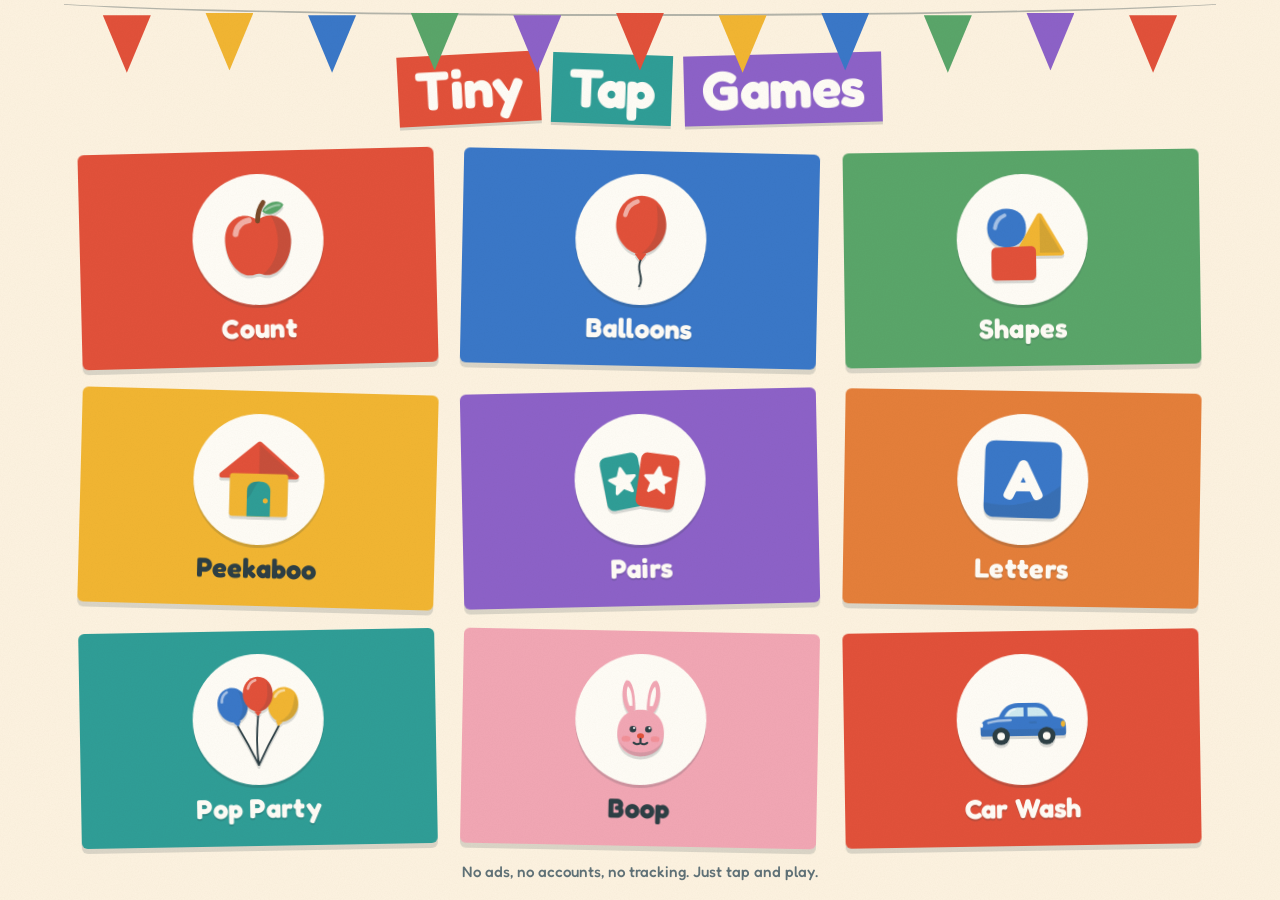
<file: index.html>
<!DOCTYPE html>
<html lang="en">
  <head>
    <meta charset="utf-8" />
    <meta
      name="viewport"
      content="width=device-width, initial-scale=1, viewport-fit=cover"
    />
    <meta name="theme-color" content="#fdf3e1" />
    <meta name="apple-mobile-web-app-capable" content="yes" />
    <meta name="mobile-web-app-capable" content="yes" />
    <meta name="apple-mobile-web-app-title" content="Tiny Tap" />
    <meta
      name="description"
      content="Tiny Tap Games: simple educational tap games for little hands."
    />
    <title>Tiny Tap Games</title>
    <link rel="icon" href="assets/favicon.svg" type="image/svg+xml" />
    <link rel="manifest" href="manifest.json" />
    <link rel="apple-touch-icon" href="assets/icons/icon-180.png" />
    <link rel="preload" href="assets/fonts/fredoka-latin.woff2" as="font" type="font/woff2" crossorigin />
    <link rel="stylesheet" href="css/app.css" />
  </head>
  <body class="home">
    <main class="home-page">
      <div class="bunting" aria-hidden="true"><i></i><i></i><i></i><i></i><i></i><i></i><i></i><i></i><i></i><i></i><i></i></div>

      <h1 class="site-title"><span>Tiny</span> <span>Tap</span> <span>Games</span></h1>

      <nav class="game-grid" aria-label="Games">
        <a class="game-card" href="games/count/" aria-label="Count the Things">
          <span class="card-art" data-art="apple"></span>
          <span class="card-name">Count</span>
        </a>
        <a class="game-card" href="games/balloon/" aria-label="Balloon Pop">
          <span class="card-art" data-art="balloon" data-color="red"></span>
          <span class="card-name">Balloons</span>
        </a>
        <a class="game-card" href="games/shapes/" aria-label="Shape Hunt">
          <span class="card-art" data-art="shapesTrio"></span>
          <span class="card-name">Shapes</span>
        </a>
        <a class="game-card" href="games/peekaboo/" aria-label="Peekaboo Doors">
          <span class="card-art" data-art="house"></span>
          <span class="card-name">Peekaboo</span>
        </a>
        <a class="game-card" href="games/match/" aria-label="Match the Pairs">
          <span class="card-art" data-art="pairs"></span>
          <span class="card-name">Pairs</span>
        </a>
        <a class="game-card" href="games/letters/" aria-label="Letter Hunt">
          <span class="card-art" data-art="letter" data-glyph="A" data-color="blue"></span>
          <span class="card-name">Letters</span>
        </a>
        <a class="game-card" href="games/party/" aria-label="Pop Party">
          <span class="card-art" data-art="balloonBunch"></span>
          <span class="card-name">Pop Party</span>
        </a>
        <a class="game-card" href="games/boop/" aria-label="Boop">
          <span class="card-art" data-art="rabbit"></span>
          <span class="card-name">Boop</span>
        </a>
        <a class="game-card" href="games/wash/" aria-label="Car Wash">
          <span class="card-art" data-art="car" data-color="blue"></span>
          <span class="card-name">Car Wash</span>
        </a>
      </nav>

      <p class="home-note">No ads, no accounts, no tracking. Just tap and play.</p>
    </main>
    <script src="js/tablet.js"></script>
    <script src="js/art.js"></script>
    <script src="js/home.js"></script>
  </body>
</html>
</file>
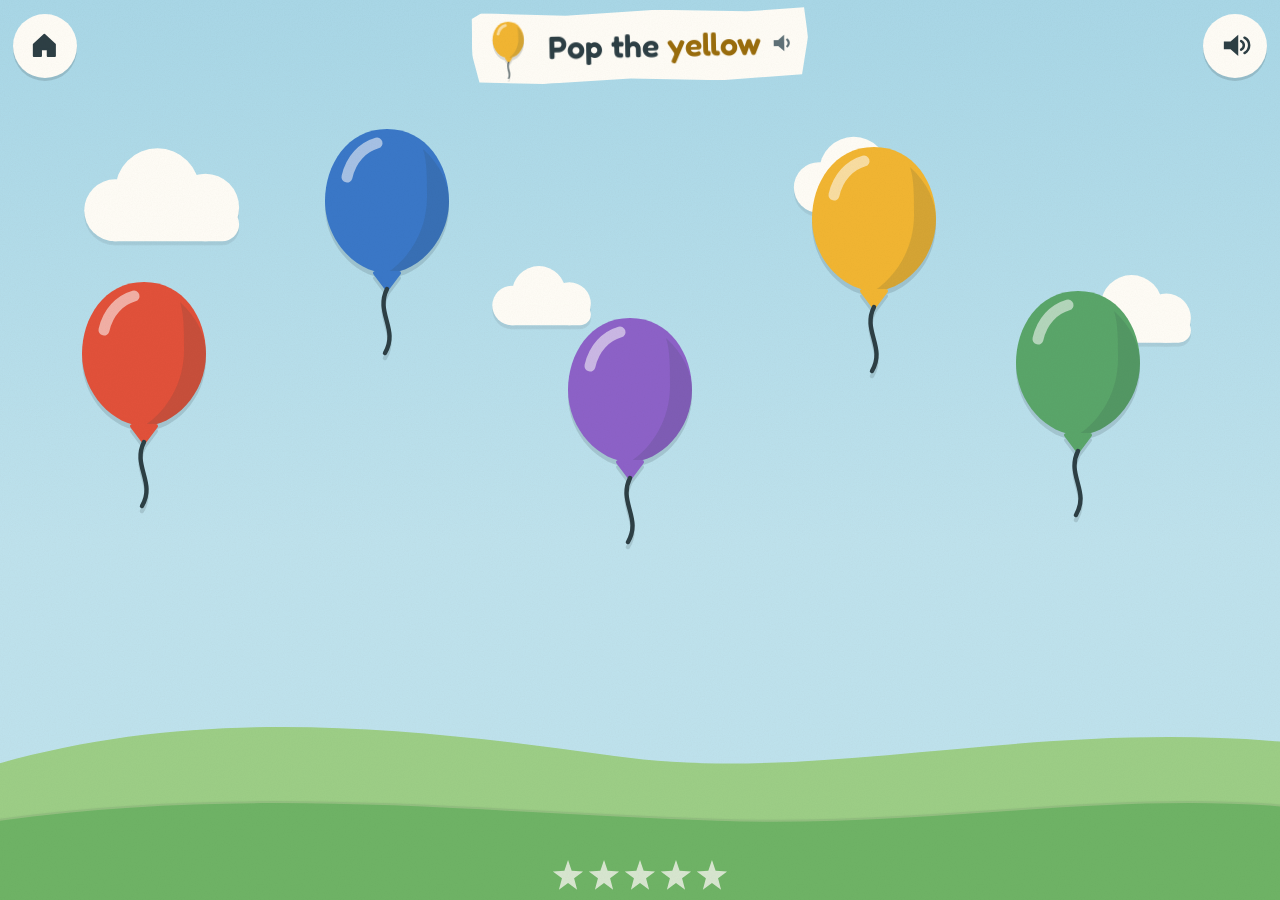
<file: games/balloon/index.html>
<!DOCTYPE html>
<html lang="en">
  <head>
    <meta charset="utf-8" />
    <meta
      name="viewport"
      content="width=device-width, initial-scale=1, viewport-fit=cover"
    />
    <meta name="theme-color" content="#fdf3e1" />
    <meta name="apple-mobile-web-app-capable" content="yes" />
    <meta name="mobile-web-app-capable" content="yes" />
    <meta name="apple-mobile-web-app-title" content="Tiny Tap" />
    <meta name="description" content="Balloon Pop: pop the balloons of one colour." />
    <title>Balloon Pop · Tiny Tap Games</title>
    <link rel="icon" href="../../assets/favicon.svg" type="image/svg+xml" />
    <link rel="manifest" href="../../manifest.json" />
    <link rel="apple-touch-icon" href="../../assets/icons/icon-180.png" />
    <link rel="preload" href="../../assets/fonts/fredoka-latin.woff2" as="font" type="font/woff2" crossorigin />
    <link rel="stylesheet" href="../../css/app.css" />
  </head>
  <body>
    <div class="game-shell">
      <header class="topbar">
        <a class="paper-btn" href="../../" aria-label="Back to games">
          <svg viewBox="0 0 32 32" aria-hidden="true"><path d="M5 15 L16 5 L27 15 V27 H19.5 V20 H12.5 V27 H5Z" fill="currentColor" stroke="currentColor" stroke-width="2" stroke-linejoin="round"/></svg>
        </a>
        <div class="prompt" role="button" tabindex="0" aria-label="Hear it again">
          <span class="chip" id="sample" aria-hidden="true"></span>
          <h1 id="prompt">Pop the <span class="color-word" id="prompt-color">red</span></h1>
          <span class="replay" aria-hidden="true"><svg viewBox="0 0 32 32"><path d="M5 12h6l8-7v22l-8-7H5z" fill="currentColor"/><path d="M23 11.5a6 6 0 0 1 0 9" fill="none" stroke="currentColor" stroke-width="3" stroke-linecap="round"/></svg></span>
        </div>
        <button class="paper-btn sound-btn" type="button" data-sound-toggle aria-pressed="false" aria-label="Turn sound off">
          <svg viewBox="0 0 32 32" aria-hidden="true">
            <path d="M4 12h7l8-7v22l-8-7H4z" fill="currentColor" />
            <path class="sound-waves" d="M22 11.5a5 5 0 0 1 0 9M25.5 8a9 9 0 0 1 0 16" fill="none" stroke="currentColor" stroke-width="2.6" stroke-linecap="round" />
            <path class="sound-slash" d="M8 7.5l16 17" fill="none" stroke="currentColor" stroke-width="3" stroke-linecap="round" />
          </svg>
        </button>
      </header>

      <section class="playfield" id="playfield" aria-label="Balloons">
        <div class="scene scene-sky"><svg class="clouds" viewBox="0 0 1000 300" preserveAspectRatio="xMidYMid slice" aria-hidden="true"><g class="cloud-shadow"><g fill="#fffdf7"><circle cx="90" cy="110.4" r="24.2"/><circle cx="123" cy="95" r="33"/><circle cx="160.4" cy="108.2" r="26.4"/><rect x="76.8" y="108.2" width="110" height="26.4" rx="13.2"/></g><g fill="#fffdf7"><circle cx="640" cy="92.6" r="19.8"/><circle cx="667" cy="80" r="27"/><circle cx="697.6" cy="90.8" r="21.6"/><rect x="629.2" y="90.8" width="90" height="21.6" rx="10.8"/></g><g fill="#fffdf7"><circle cx="400" cy="184.8" r="15.4"/><circle cx="421" cy="175" r="21"/><circle cx="444.8" cy="183.4" r="16.8"/><rect x="391.6" y="183.4" width="70" height="16.8" rx="8.4"/></g><g fill="#fffdf7"><circle cx="860" cy="196.2" r="17.6"/><circle cx="884" cy="185" r="24"/><circle cx="911.2" cy="194.6" r="19.2"/><rect x="850.4" y="194.6" width="80" height="19.2" rx="9.6"/></g></g></svg><svg class="ground" viewBox="0 0 1000 300" preserveAspectRatio="none" aria-hidden="true"><path d="M0 110 C160 30 320 60 480 100 C640 140 800 50 1000 80 V300 H0Z" fill="#9dcf87"/><path d="M0 190 C200 140 380 180 560 190 C720 200 860 150 1000 170 V300 H0Z" fill="#6fb466" class="hill-shadow"/></svg></div>
        <div class="celebrate" id="celebrate">
          <div class="celebrate-card">
            <div class="done-art balloon-art" id="done-art"></div>
            <div class="word" id="done-word">red</div>
            <p class="caption" id="done-caption">You popped the red balloons</p>
            <button class="next-btn" id="next" type="button" aria-label="Next"><svg viewBox="0 0 24 24" aria-hidden="true"><path d="M6 3.5 L20 12 L6 20.5Z" fill="currentColor" stroke="currentColor" stroke-width="3" stroke-linejoin="round"/></svg></button>
          </div>
        </div>
      </section>
    </div>
    <script src="../../js/tablet.js"></script>
    <script src="../../js/voice.js"></script>
    <script src="../../js/art.js"></script>
    <script src="../../js/fx.js"></script>
    <script src="game.js"></script>
  </body>
</html>
</file>
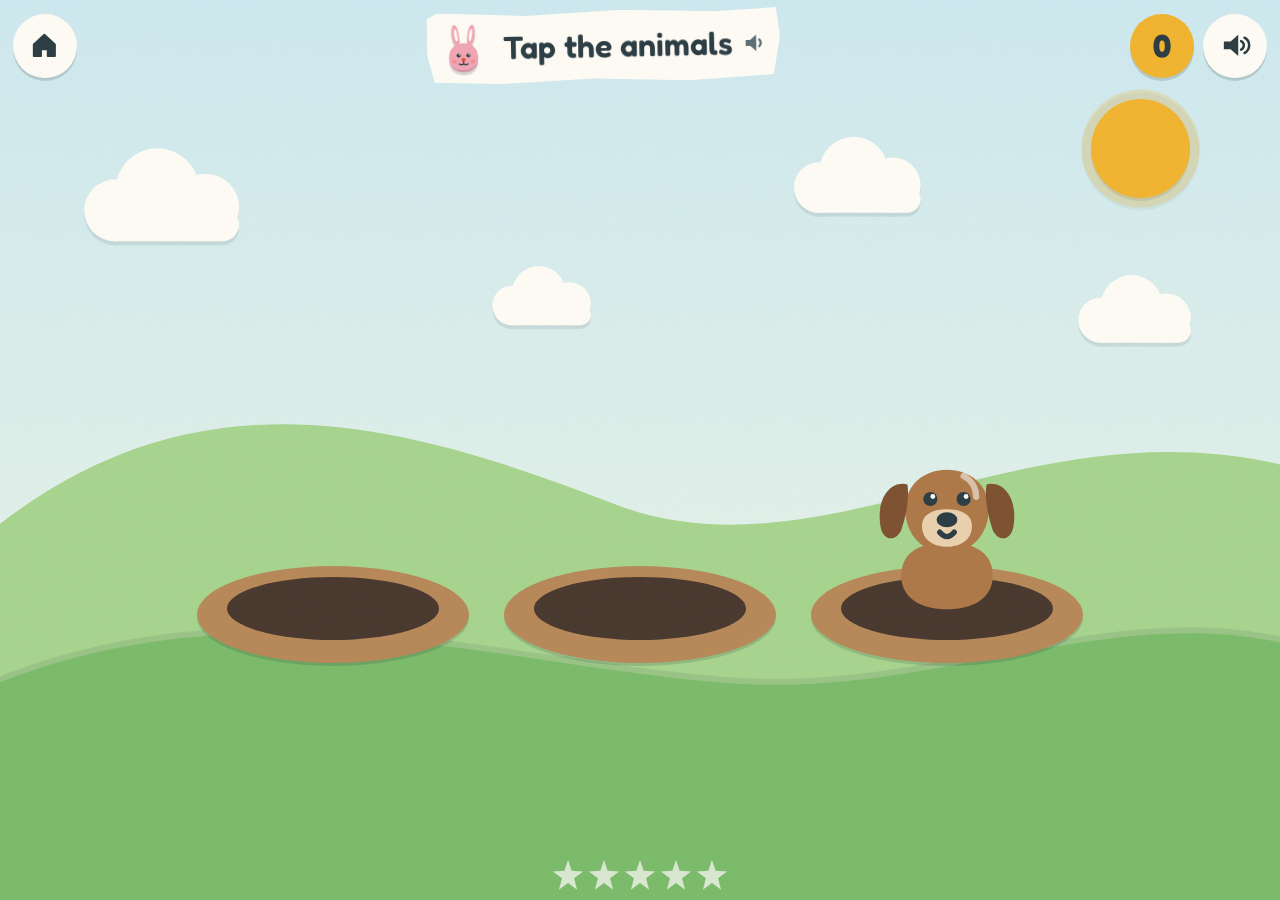
<file: games/boop/index.html>
<!DOCTYPE html>
<html lang="en">
  <head>
    <meta charset="utf-8" />
    <meta
      name="viewport"
      content="width=device-width, initial-scale=1, viewport-fit=cover"
    />
    <meta name="theme-color" content="#fdf3e1" />
    <meta name="apple-mobile-web-app-capable" content="yes" />
    <meta name="mobile-web-app-capable" content="yes" />
    <meta name="apple-mobile-web-app-title" content="Tiny Tap" />
    <meta name="description" content="Boop: tap the animals as they peek out of their burrows." />
    <title>Boop · Tiny Tap Games</title>
    <link rel="icon" href="../../assets/favicon.svg" type="image/svg+xml" />
    <link rel="manifest" href="../../manifest.json" />
    <link rel="apple-touch-icon" href="../../assets/icons/icon-180.png" />
    <link rel="preload" href="../../assets/fonts/fredoka-latin.woff2" as="font" type="font/woff2" crossorigin />
    <link rel="stylesheet" href="../../css/app.css" />
  </head>
  <body>
    <div class="game-shell">
      <header class="topbar">
        <a class="paper-btn" href="../../" aria-label="Back to games">
          <svg viewBox="0 0 32 32" aria-hidden="true"><path d="M5 15 L16 5 L27 15 V27 H19.5 V20 H12.5 V27 H5Z" fill="currentColor" stroke="currentColor" stroke-width="2" stroke-linejoin="round"/></svg>
        </a>
        <div class="prompt" role="button" tabindex="0" aria-label="Hear it again">
          <span class="chip" id="sample" aria-hidden="true"></span>
          <h1 id="prompt">Tap the animals</h1>
          <span class="replay" aria-hidden="true"><svg viewBox="0 0 32 32"><path d="M5 12h6l8-7v22l-8-7H5z" fill="currentColor"/><path d="M23 11.5a6 6 0 0 1 0 9" fill="none" stroke="currentColor" stroke-width="3" stroke-linecap="round"/></svg></span>
        </div>
        <div class="tally" id="tally" aria-live="off">0</div>
        <button class="paper-btn sound-btn" type="button" data-sound-toggle aria-pressed="false" aria-label="Turn sound off">
          <svg viewBox="0 0 32 32" aria-hidden="true">
            <path d="M4 12h7l8-7v22l-8-7H4z" fill="currentColor" />
            <path class="sound-waves" d="M22 11.5a5 5 0 0 1 0 9M25.5 8a9 9 0 0 1 0 16" fill="none" stroke="currentColor" stroke-width="2.6" stroke-linecap="round" />
            <path class="sound-slash" d="M8 7.5l16 17" fill="none" stroke="currentColor" stroke-width="3" stroke-linecap="round" />
          </svg>
        </button>
      </header>

      <section class="playfield boop-field" id="playfield" aria-label="Burrows in a meadow. Tap the animals as they peek out.">
        <div class="scene scene-meadow"><span class="sun"></span><svg class="clouds" viewBox="0 0 1000 300" preserveAspectRatio="xMidYMid slice" aria-hidden="true"><g class="cloud-shadow"><g fill="#fffdf7"><circle cx="90" cy="110.4" r="24.2"/><circle cx="123" cy="95" r="33"/><circle cx="160.4" cy="108.2" r="26.4"/><rect x="76.8" y="108.2" width="110" height="26.4" rx="13.2"/></g><g fill="#fffdf7"><circle cx="640" cy="92.6" r="19.8"/><circle cx="667" cy="80" r="27"/><circle cx="697.6" cy="90.8" r="21.6"/><rect x="629.2" y="90.8" width="90" height="21.6" rx="10.8"/></g><g fill="#fffdf7"><circle cx="400" cy="184.8" r="15.4"/><circle cx="421" cy="175" r="21"/><circle cx="444.8" cy="183.4" r="16.8"/><rect x="391.6" y="183.4" width="70" height="16.8" rx="8.4"/></g><g fill="#fffdf7"><circle cx="860" cy="196.2" r="17.6"/><circle cx="884" cy="185" r="24"/><circle cx="911.2" cy="194.6" r="19.2"/><rect x="850.4" y="194.6" width="80" height="19.2" rx="9.6"/></g></g></svg><svg class="ground" viewBox="0 0 1000 300" preserveAspectRatio="none" aria-hidden="true"><path d="M0 110 C160 30 320 60 480 100 C640 140 800 50 1000 80 V300 H0Z" fill="#a8d690"/><path d="M0 190 C200 140 380 180 560 190 C720 200 860 150 1000 170 V300 H0Z" fill="#7cbd6c" class="hill-shadow"/></svg></div>
        <div class="celebrate" id="celebrate">
          <div class="celebrate-card">
            <div class="done-art" id="done-art"></div>
            <div class="giant" id="done-count">8</div>
            <p class="caption" id="done-caption">You found 8 friends</p>
            <button class="next-btn" id="next" type="button" aria-label="Next"><svg viewBox="0 0 24 24" aria-hidden="true"><path d="M6 3.5 L20 12 L6 20.5Z" fill="currentColor" stroke="currentColor" stroke-width="3" stroke-linejoin="round"/></svg></button>
          </div>
        </div>
      </section>
    </div>
    <script src="../../js/tablet.js"></script>
    <script src="../../js/voice.js"></script>
    <script src="../../js/art.js"></script>
    <script src="../../js/fx.js"></script>
    <script src="game.js"></script>
  </body>
</html>
</file>
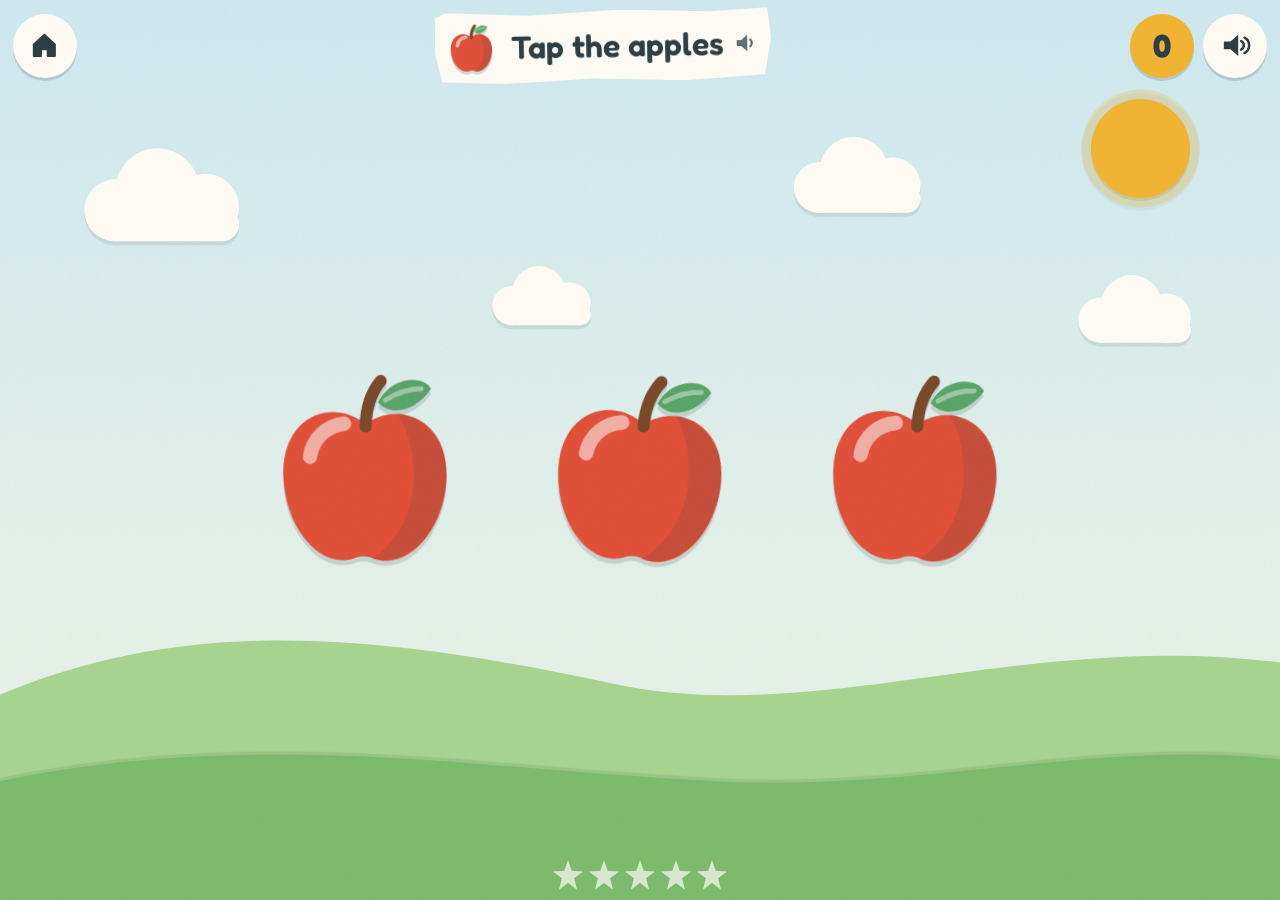
<file: games/count/index.html>
<!DOCTYPE html>
<html lang="en">
  <head>
    <meta charset="utf-8" />
    <meta
      name="viewport"
      content="width=device-width, initial-scale=1, viewport-fit=cover"
    />
    <meta name="theme-color" content="#fdf3e1" />
    <meta name="apple-mobile-web-app-capable" content="yes" />
    <meta name="mobile-web-app-capable" content="yes" />
    <meta name="apple-mobile-web-app-title" content="Tiny Tap" />
    <meta name="description" content="Count the Things: tap 1 to 5 objects and learn numbers." />
    <title>Count the Things · Tiny Tap Games</title>
    <link rel="icon" href="../../assets/favicon.svg" type="image/svg+xml" />
    <link rel="manifest" href="../../manifest.json" />
    <link rel="apple-touch-icon" href="../../assets/icons/icon-180.png" />
    <link rel="preload" href="../../assets/fonts/fredoka-latin.woff2" as="font" type="font/woff2" crossorigin />
    <link rel="stylesheet" href="../../css/app.css" />
  </head>
  <body>
    <div class="game-shell">
      <header class="topbar">
        <a class="paper-btn" href="../../" aria-label="Back to games">
          <svg viewBox="0 0 32 32" aria-hidden="true"><path d="M5 15 L16 5 L27 15 V27 H19.5 V20 H12.5 V27 H5Z" fill="currentColor" stroke="currentColor" stroke-width="2" stroke-linejoin="round"/></svg>
        </a>
        <div class="prompt" role="button" tabindex="0" aria-label="Hear it again">
          <span class="chip" id="sample" aria-hidden="true"></span>
          <h1 id="prompt">Tap the apples</h1>
          <span class="replay" aria-hidden="true"><svg viewBox="0 0 32 32"><path d="M5 12h6l8-7v22l-8-7H5z" fill="currentColor"/><path d="M23 11.5a6 6 0 0 1 0 9" fill="none" stroke="currentColor" stroke-width="3" stroke-linecap="round"/></svg></span>
        </div>
        <div class="tally" id="tally" aria-live="polite">0</div>
        <button class="paper-btn sound-btn" type="button" data-sound-toggle aria-pressed="false" aria-label="Turn sound off">
          <svg viewBox="0 0 32 32" aria-hidden="true">
            <path d="M4 12h7l8-7v22l-8-7H4z" fill="currentColor" />
            <path class="sound-waves" d="M22 11.5a5 5 0 0 1 0 9M25.5 8a9 9 0 0 1 0 16" fill="none" stroke="currentColor" stroke-width="2.6" stroke-linecap="round" />
            <path class="sound-slash" d="M8 7.5l16 17" fill="none" stroke="currentColor" stroke-width="3" stroke-linecap="round" />
          </svg>
        </button>
      </header>

      <section class="playfield" id="playfield" aria-label="Things to count">
        <div class="scene scene-meadow"><span class="sun"></span><svg class="clouds" viewBox="0 0 1000 300" preserveAspectRatio="xMidYMid slice" aria-hidden="true"><g class="cloud-shadow"><g fill="#fffdf7"><circle cx="90" cy="110.4" r="24.2"/><circle cx="123" cy="95" r="33"/><circle cx="160.4" cy="108.2" r="26.4"/><rect x="76.8" y="108.2" width="110" height="26.4" rx="13.2"/></g><g fill="#fffdf7"><circle cx="640" cy="92.6" r="19.8"/><circle cx="667" cy="80" r="27"/><circle cx="697.6" cy="90.8" r="21.6"/><rect x="629.2" y="90.8" width="90" height="21.6" rx="10.8"/></g><g fill="#fffdf7"><circle cx="400" cy="184.8" r="15.4"/><circle cx="421" cy="175" r="21"/><circle cx="444.8" cy="183.4" r="16.8"/><rect x="391.6" y="183.4" width="70" height="16.8" rx="8.4"/></g><g fill="#fffdf7"><circle cx="860" cy="196.2" r="17.6"/><circle cx="884" cy="185" r="24"/><circle cx="911.2" cy="194.6" r="19.2"/><rect x="850.4" y="194.6" width="80" height="19.2" rx="9.6"/></g></g></svg><svg class="ground" viewBox="0 0 1000 300" preserveAspectRatio="none" aria-hidden="true"><path d="M0 110 C160 30 320 60 480 100 C640 140 800 50 1000 80 V300 H0Z" fill="#a8d690"/><path d="M0 190 C200 140 380 180 560 190 C720 200 860 150 1000 170 V300 H0Z" fill="#7cbd6c" class="hill-shadow"/></svg></div>
        <div class="celebrate" id="celebrate">
          <div class="celebrate-card">
            <div class="done-art many" id="done-art"></div>
            <div class="giant" id="done-num">3</div>
            <div class="word" id="done-word">three</div>
            <p class="caption" id="done-caption">3 apples</p>
            <button class="next-btn" id="next" type="button" aria-label="Next"><svg viewBox="0 0 24 24" aria-hidden="true"><path d="M6 3.5 L20 12 L6 20.5Z" fill="currentColor" stroke="currentColor" stroke-width="3" stroke-linejoin="round"/></svg></button>
          </div>
        </div>
      </section>
    </div>
    <script src="../../js/tablet.js"></script>
    <script src="../../js/voice.js"></script>
    <script src="../../js/art.js"></script>
    <script src="../../js/fx.js"></script>
    <script src="game.js"></script>
  </body>
</html>
</file>
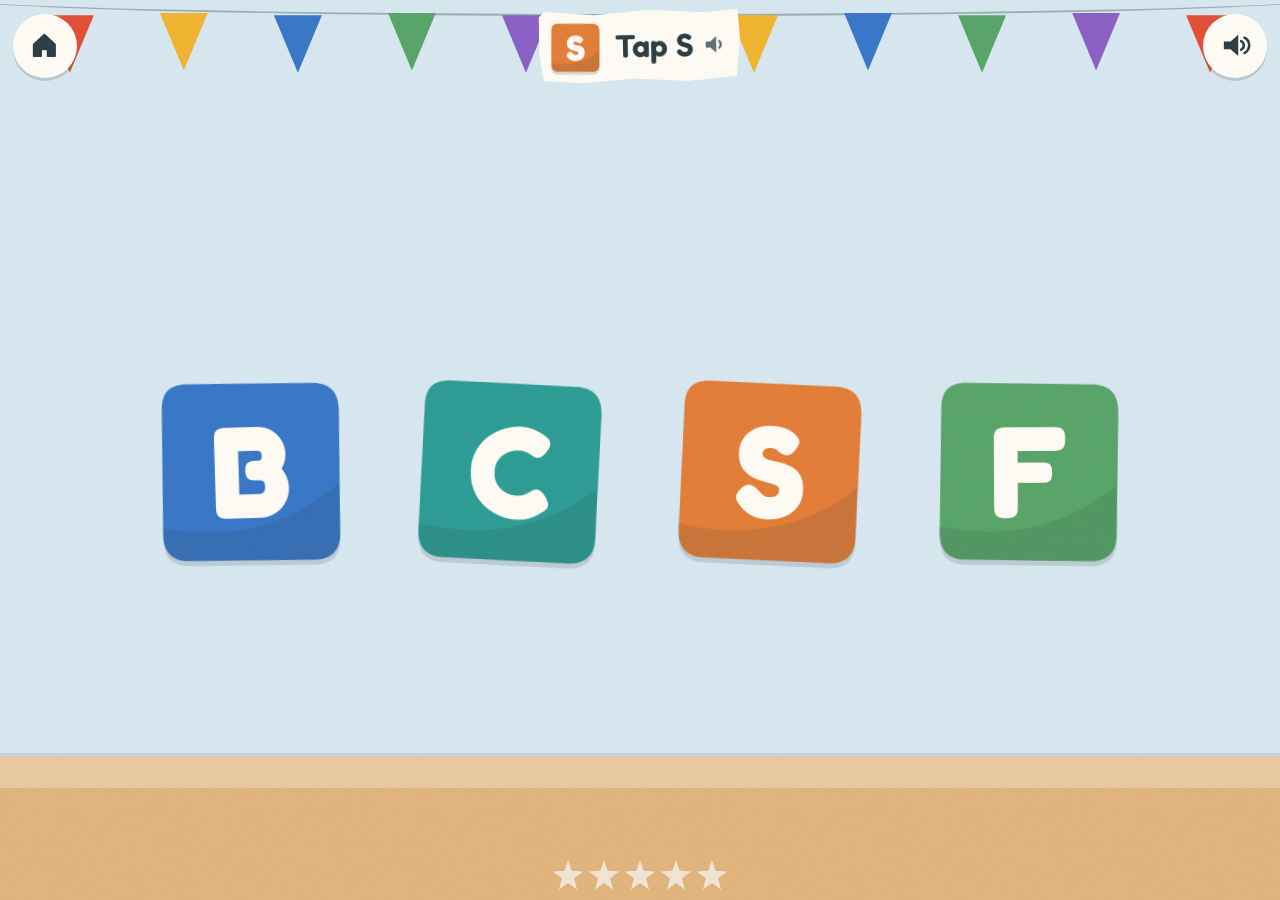
<file: games/letters/index.html>
<!DOCTYPE html>
<html lang="en">
  <head>
    <meta charset="utf-8" />
    <meta
      name="viewport"
      content="width=device-width, initial-scale=1, viewport-fit=cover"
    />
    <meta name="theme-color" content="#fdf3e1" />
    <meta name="apple-mobile-web-app-capable" content="yes" />
    <meta name="mobile-web-app-capable" content="yes" />
    <meta name="apple-mobile-web-app-title" content="Tiny Tap" />
    <meta name="description" content="Letter Hunt: find the letter and hear a word that starts with it." />
    <title>Letter Hunt · Tiny Tap Games</title>
    <link rel="icon" href="../../assets/favicon.svg" type="image/svg+xml" />
    <link rel="manifest" href="../../manifest.json" />
    <link rel="apple-touch-icon" href="../../assets/icons/icon-180.png" />
    <link rel="preload" href="../../assets/fonts/fredoka-latin.woff2" as="font" type="font/woff2" crossorigin />
    <link rel="stylesheet" href="../../css/app.css" />
  </head>
  <body>
    <div class="game-shell">
      <header class="topbar">
        <a class="paper-btn" href="../../" aria-label="Back to games">
          <svg viewBox="0 0 32 32" aria-hidden="true"><path d="M5 15 L16 5 L27 15 V27 H19.5 V20 H12.5 V27 H5Z" fill="currentColor" stroke="currentColor" stroke-width="2" stroke-linejoin="round"/></svg>
        </a>
        <div class="prompt" role="button" tabindex="0" aria-label="Hear it again">
          <span class="chip" id="sample" aria-hidden="true"></span>
          <h1 id="prompt">Tap A</h1>
          <span class="replay" aria-hidden="true"><svg viewBox="0 0 32 32"><path d="M5 12h6l8-7v22l-8-7H5z" fill="currentColor"/><path d="M23 11.5a6 6 0 0 1 0 9" fill="none" stroke="currentColor" stroke-width="3" stroke-linecap="round"/></svg></span>
        </div>
        <button class="paper-btn sound-btn" type="button" data-sound-toggle aria-pressed="false" aria-label="Turn sound off">
          <svg viewBox="0 0 32 32" aria-hidden="true">
            <path d="M4 12h7l8-7v22l-8-7H4z" fill="currentColor" />
            <path class="sound-waves" d="M22 11.5a5 5 0 0 1 0 9M25.5 8a9 9 0 0 1 0 16" fill="none" stroke="currentColor" stroke-width="2.6" stroke-linecap="round" />
            <path class="sound-slash" d="M8 7.5l16 17" fill="none" stroke="currentColor" stroke-width="3" stroke-linecap="round" />
          </svg>
        </button>
      </header>

      <section class="playfield" id="playfield" aria-label="Letters">
        <div class="scene scene-wall cool"><div class="bunting"><i></i><i></i><i></i><i></i><i></i><i></i><i></i><i></i><i></i><i></i><i></i></div><div class="floor"></div></div>
        <div class="celebrate" id="celebrate">
          <div class="celebrate-card">
            <div class="done-art" id="done-art"></div>
            <div class="word" id="done-word">A</div>
            <p class="caption" id="done-caption">A is for apple</p>
            <button class="next-btn" id="next" type="button" aria-label="Next"><svg viewBox="0 0 24 24" aria-hidden="true"><path d="M6 3.5 L20 12 L6 20.5Z" fill="currentColor" stroke="currentColor" stroke-width="3" stroke-linejoin="round"/></svg></button>
          </div>
        </div>
      </section>
    </div>
    <script src="../../js/tablet.js"></script>
    <script src="../../js/voice.js"></script>
    <script src="../../js/art.js"></script>
    <script src="../../js/fx.js"></script>
    <script src="game.js"></script>
  </body>
</html>
</file>
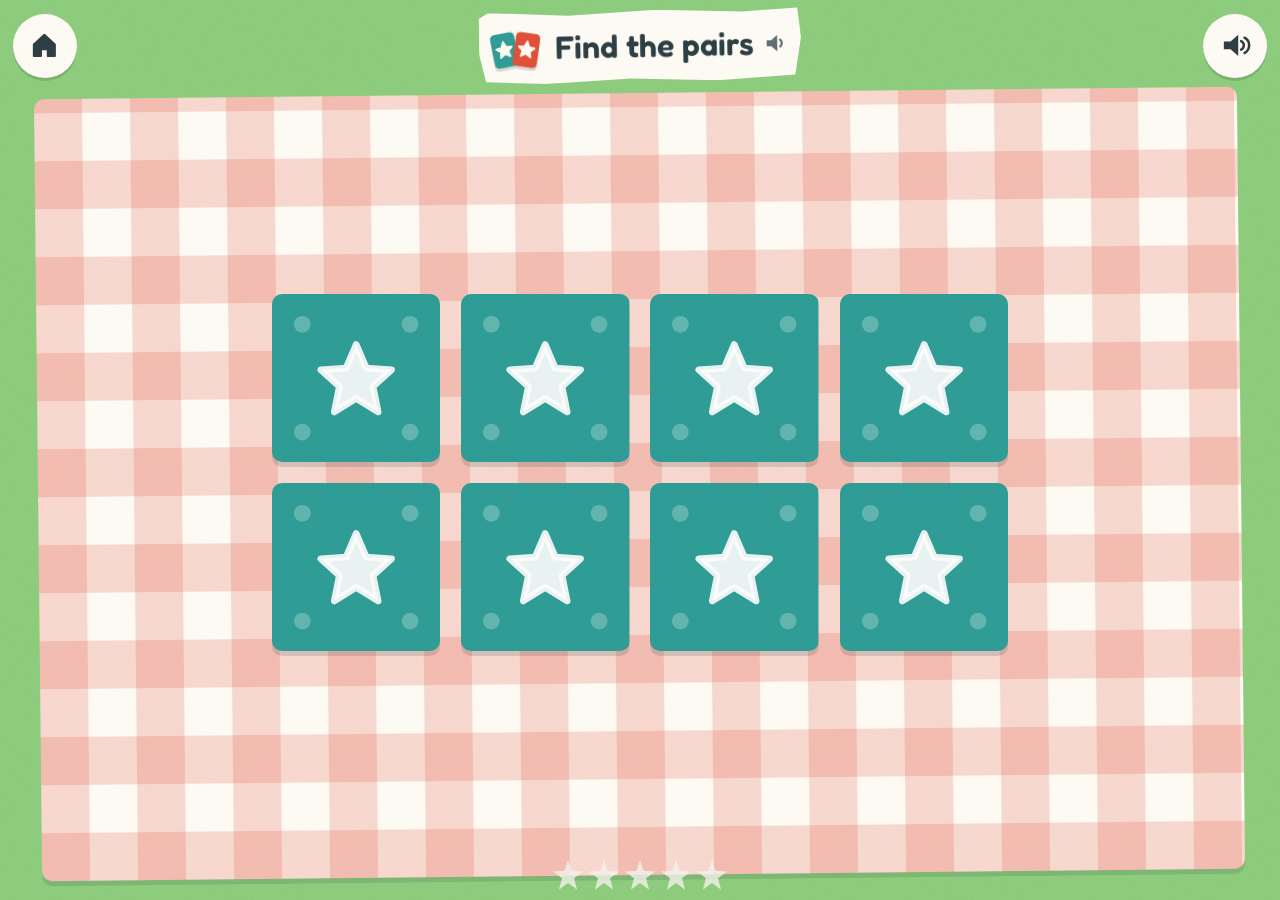
<file: games/match/index.html>
<!DOCTYPE html>
<html lang="en">
  <head>
    <meta charset="utf-8" />
    <meta
      name="viewport"
      content="width=device-width, initial-scale=1, viewport-fit=cover"
    />
    <meta name="theme-color" content="#fdf3e1" />
    <meta name="apple-mobile-web-app-capable" content="yes" />
    <meta name="mobile-web-app-capable" content="yes" />
    <meta name="apple-mobile-web-app-title" content="Tiny Tap" />
    <meta name="description" content="Match the Pairs: flip cards to find matching animals." />
    <title>Match the Pairs · Tiny Tap Games</title>
    <link rel="icon" href="../../assets/favicon.svg" type="image/svg+xml" />
    <link rel="manifest" href="../../manifest.json" />
    <link rel="apple-touch-icon" href="../../assets/icons/icon-180.png" />
    <link rel="preload" href="../../assets/fonts/fredoka-latin.woff2" as="font" type="font/woff2" crossorigin />
    <link rel="stylesheet" href="../../css/app.css" />
  </head>
  <body>
    <div class="game-shell">
      <header class="topbar">
        <a class="paper-btn" href="../../" aria-label="Back to games">
          <svg viewBox="0 0 32 32" aria-hidden="true"><path d="M5 15 L16 5 L27 15 V27 H19.5 V20 H12.5 V27 H5Z" fill="currentColor" stroke="currentColor" stroke-width="2" stroke-linejoin="round"/></svg>
        </a>
        <div class="prompt" role="button" tabindex="0" aria-label="Hear it again">
          <span class="chip" id="sample" aria-hidden="true"></span>
          <h1 id="prompt">Find the pairs</h1>
          <span class="replay" aria-hidden="true"><svg viewBox="0 0 32 32"><path d="M5 12h6l8-7v22l-8-7H5z" fill="currentColor"/><path d="M23 11.5a6 6 0 0 1 0 9" fill="none" stroke="currentColor" stroke-width="3" stroke-linecap="round"/></svg></span>
        </div>
        <button class="paper-btn sound-btn" type="button" data-sound-toggle aria-pressed="false" aria-label="Turn sound off">
          <svg viewBox="0 0 32 32" aria-hidden="true">
            <path d="M4 12h7l8-7v22l-8-7H4z" fill="currentColor" />
            <path class="sound-waves" d="M22 11.5a5 5 0 0 1 0 9M25.5 8a9 9 0 0 1 0 16" fill="none" stroke="currentColor" stroke-width="2.6" stroke-linecap="round" />
            <path class="sound-slash" d="M8 7.5l16 17" fill="none" stroke="currentColor" stroke-width="3" stroke-linecap="round" />
          </svg>
        </button>
      </header>

      <section class="playfield" id="playfield" aria-label="Cards">
        <div class="scene scene-picnic"><div class="blanket"></div></div>
        <div class="match-grid" id="grid"></div>
        <div class="celebrate" id="celebrate">
          <div class="celebrate-card">
            <div class="done-art many" id="done-art"></div>
            <div class="word" id="done-word">Matched!</div>
            <p class="caption" id="done-caption">You found all the pairs</p>
            <button class="next-btn" id="next" type="button" aria-label="Next"><svg viewBox="0 0 24 24" aria-hidden="true"><path d="M6 3.5 L20 12 L6 20.5Z" fill="currentColor" stroke="currentColor" stroke-width="3" stroke-linejoin="round"/></svg></button>
          </div>
        </div>
      </section>
    </div>
    <script src="../../js/tablet.js"></script>
    <script src="../../js/voice.js"></script>
    <script src="../../js/art.js"></script>
    <script src="../../js/fx.js"></script>
    <script src="game.js"></script>
  </body>
</html>
</file>
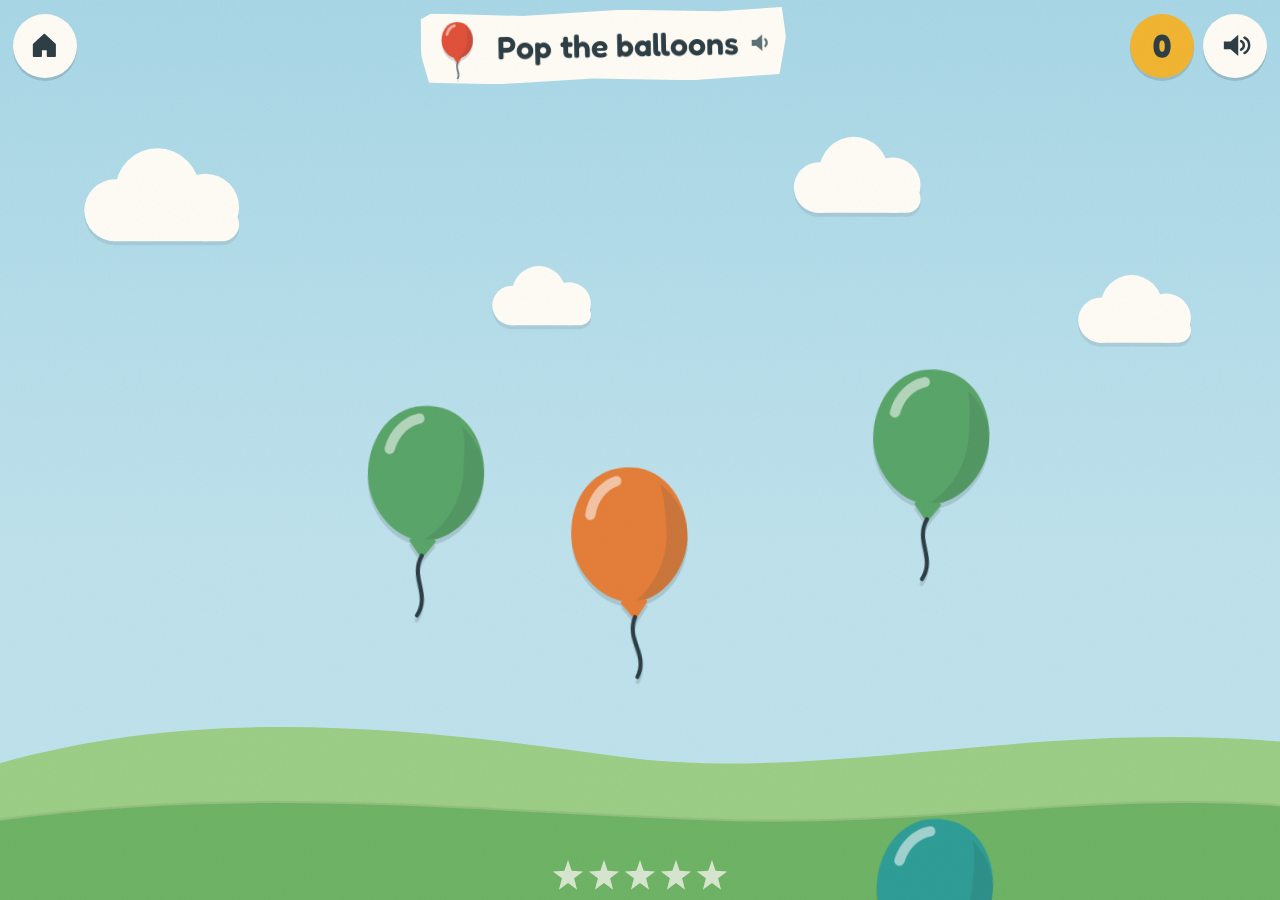
<file: games/party/index.html>
<!DOCTYPE html>
<html lang="en">
  <head>
    <meta charset="utf-8" />
    <meta
      name="viewport"
      content="width=device-width, initial-scale=1, viewport-fit=cover"
    />
    <meta name="theme-color" content="#fdf3e1" />
    <meta name="apple-mobile-web-app-capable" content="yes" />
    <meta name="mobile-web-app-capable" content="yes" />
    <meta name="apple-mobile-web-app-title" content="Tiny Tap" />
    <meta name="description" content="Pop Party: pop the balloons as they float up." />
    <title>Pop Party · Tiny Tap Games</title>
    <link rel="icon" href="../../assets/favicon.svg" type="image/svg+xml" />
    <link rel="manifest" href="../../manifest.json" />
    <link rel="apple-touch-icon" href="../../assets/icons/icon-180.png" />
    <link rel="preload" href="../../assets/fonts/fredoka-latin.woff2" as="font" type="font/woff2" crossorigin />
    <link rel="stylesheet" href="../../css/app.css" />
  </head>
  <body>
    <div class="game-shell">
      <header class="topbar">
        <a class="paper-btn" href="../../" aria-label="Back to games">
          <svg viewBox="0 0 32 32" aria-hidden="true"><path d="M5 15 L16 5 L27 15 V27 H19.5 V20 H12.5 V27 H5Z" fill="currentColor" stroke="currentColor" stroke-width="2" stroke-linejoin="round"/></svg>
        </a>
        <div class="prompt" role="button" tabindex="0" aria-label="Hear it again">
          <span class="chip" id="sample" aria-hidden="true"></span>
          <h1 id="prompt">Pop the balloons</h1>
          <span class="replay" aria-hidden="true"><svg viewBox="0 0 32 32"><path d="M5 12h6l8-7v22l-8-7H5z" fill="currentColor"/><path d="M23 11.5a6 6 0 0 1 0 9" fill="none" stroke="currentColor" stroke-width="3" stroke-linecap="round"/></svg></span>
        </div>
        <div class="tally" id="tally" aria-live="off">0</div>
        <button class="paper-btn sound-btn" type="button" data-sound-toggle aria-pressed="false" aria-label="Turn sound off">
          <svg viewBox="0 0 32 32" aria-hidden="true">
            <path d="M4 12h7l8-7v22l-8-7H4z" fill="currentColor" />
            <path class="sound-waves" d="M22 11.5a5 5 0 0 1 0 9M25.5 8a9 9 0 0 1 0 16" fill="none" stroke="currentColor" stroke-width="2.6" stroke-linecap="round" />
            <path class="sound-slash" d="M8 7.5l16 17" fill="none" stroke="currentColor" stroke-width="3" stroke-linecap="round" />
          </svg>
        </button>
      </header>

      <section class="playfield party-field" id="playfield" aria-label="Balloons floating up. Tap them to pop them.">
        <div class="scene scene-sky"><svg class="clouds" viewBox="0 0 1000 300" preserveAspectRatio="xMidYMid slice" aria-hidden="true"><g class="cloud-shadow"><g fill="#fffdf7"><circle cx="90" cy="110.4" r="24.2"/><circle cx="123" cy="95" r="33"/><circle cx="160.4" cy="108.2" r="26.4"/><rect x="76.8" y="108.2" width="110" height="26.4" rx="13.2"/></g><g fill="#fffdf7"><circle cx="640" cy="92.6" r="19.8"/><circle cx="667" cy="80" r="27"/><circle cx="697.6" cy="90.8" r="21.6"/><rect x="629.2" y="90.8" width="90" height="21.6" rx="10.8"/></g><g fill="#fffdf7"><circle cx="400" cy="184.8" r="15.4"/><circle cx="421" cy="175" r="21"/><circle cx="444.8" cy="183.4" r="16.8"/><rect x="391.6" y="183.4" width="70" height="16.8" rx="8.4"/></g><g fill="#fffdf7"><circle cx="860" cy="196.2" r="17.6"/><circle cx="884" cy="185" r="24"/><circle cx="911.2" cy="194.6" r="19.2"/><rect x="850.4" y="194.6" width="80" height="19.2" rx="9.6"/></g></g></svg><svg class="ground" viewBox="0 0 1000 300" preserveAspectRatio="none" aria-hidden="true"><path d="M0 110 C160 30 320 60 480 100 C640 140 800 50 1000 80 V300 H0Z" fill="#9dcf87"/><path d="M0 190 C200 140 380 180 560 190 C720 200 860 150 1000 170 V300 H0Z" fill="#6fb466" class="hill-shadow"/></svg></div>
        <div class="celebrate" id="celebrate">
          <div class="celebrate-card">
            <div class="done-art balloon-art" id="done-art"></div>
            <div class="giant" id="done-count">12</div>
            <p class="caption" id="done-caption">You popped 12 balloons</p>
            <button class="next-btn" id="next" type="button" aria-label="Next"><svg viewBox="0 0 24 24" aria-hidden="true"><path d="M6 3.5 L20 12 L6 20.5Z" fill="currentColor" stroke="currentColor" stroke-width="3" stroke-linejoin="round"/></svg></button>
          </div>
        </div>
      </section>
    </div>
    <script src="../../js/tablet.js"></script>
    <script src="../../js/voice.js"></script>
    <script src="../../js/art.js"></script>
    <script src="../../js/fx.js"></script>
    <script src="game.js"></script>
  </body>
</html>
</file>
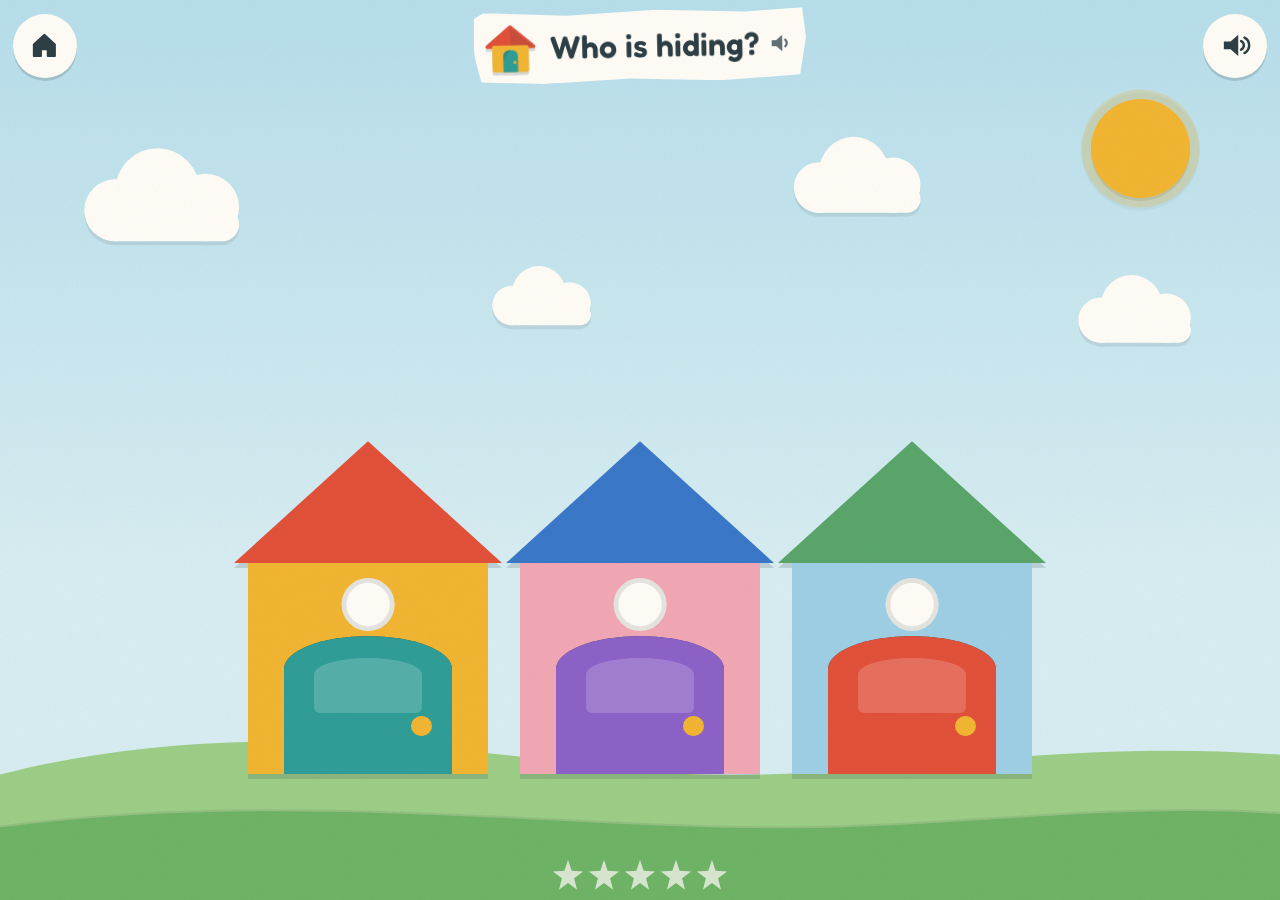
<file: games/peekaboo/index.html>
<!DOCTYPE html>
<html lang="en">
  <head>
    <meta charset="utf-8" />
    <meta
      name="viewport"
      content="width=device-width, initial-scale=1, viewport-fit=cover"
    />
    <meta name="theme-color" content="#fdf3e1" />
    <meta name="apple-mobile-web-app-capable" content="yes" />
    <meta name="mobile-web-app-capable" content="yes" />
    <meta name="apple-mobile-web-app-title" content="Tiny Tap" />
    <meta name="description" content="Peekaboo Doors: open the doors to find the animals." />
    <title>Peekaboo Doors · Tiny Tap Games</title>
    <link rel="icon" href="../../assets/favicon.svg" type="image/svg+xml" />
    <link rel="manifest" href="../../manifest.json" />
    <link rel="apple-touch-icon" href="../../assets/icons/icon-180.png" />
    <link rel="preload" href="../../assets/fonts/fredoka-latin.woff2" as="font" type="font/woff2" crossorigin />
    <link rel="stylesheet" href="../../css/app.css" />
  </head>
  <body>
    <div class="game-shell">
      <header class="topbar">
        <a class="paper-btn" href="../../" aria-label="Back to games">
          <svg viewBox="0 0 32 32" aria-hidden="true"><path d="M5 15 L16 5 L27 15 V27 H19.5 V20 H12.5 V27 H5Z" fill="currentColor" stroke="currentColor" stroke-width="2" stroke-linejoin="round"/></svg>
        </a>
        <div class="prompt" role="button" tabindex="0" aria-label="Hear it again">
          <span class="chip" id="sample" aria-hidden="true"></span>
          <h1 id="prompt">Who is hiding?</h1>
          <span class="replay" aria-hidden="true"><svg viewBox="0 0 32 32"><path d="M5 12h6l8-7v22l-8-7H5z" fill="currentColor"/><path d="M23 11.5a6 6 0 0 1 0 9" fill="none" stroke="currentColor" stroke-width="3" stroke-linecap="round"/></svg></span>
        </div>
        <button class="paper-btn sound-btn" type="button" data-sound-toggle aria-pressed="false" aria-label="Turn sound off">
          <svg viewBox="0 0 32 32" aria-hidden="true">
            <path d="M4 12h7l8-7v22l-8-7H4z" fill="currentColor" />
            <path class="sound-waves" d="M22 11.5a5 5 0 0 1 0 9M25.5 8a9 9 0 0 1 0 16" fill="none" stroke="currentColor" stroke-width="2.6" stroke-linecap="round" />
            <path class="sound-slash" d="M8 7.5l16 17" fill="none" stroke="currentColor" stroke-width="3" stroke-linecap="round" />
          </svg>
        </button>
      </header>

      <section class="playfield" id="playfield" aria-label="Houses">
        <div class="scene scene-street"><span class="sun"></span><svg class="clouds" viewBox="0 0 1000 300" preserveAspectRatio="xMidYMid slice" aria-hidden="true"><g class="cloud-shadow"><g fill="#fffdf7"><circle cx="90" cy="110.4" r="24.2"/><circle cx="123" cy="95" r="33"/><circle cx="160.4" cy="108.2" r="26.4"/><rect x="76.8" y="108.2" width="110" height="26.4" rx="13.2"/></g><g fill="#fffdf7"><circle cx="640" cy="92.6" r="19.8"/><circle cx="667" cy="80" r="27"/><circle cx="697.6" cy="90.8" r="21.6"/><rect x="629.2" y="90.8" width="90" height="21.6" rx="10.8"/></g><g fill="#fffdf7"><circle cx="400" cy="184.8" r="15.4"/><circle cx="421" cy="175" r="21"/><circle cx="444.8" cy="183.4" r="16.8"/><rect x="391.6" y="183.4" width="70" height="16.8" rx="8.4"/></g><g fill="#fffdf7"><circle cx="860" cy="196.2" r="17.6"/><circle cx="884" cy="185" r="24"/><circle cx="911.2" cy="194.6" r="19.2"/><rect x="850.4" y="194.6" width="80" height="19.2" rx="9.6"/></g></g></svg><svg class="ground" viewBox="0 0 1000 300" preserveAspectRatio="none" aria-hidden="true"><path d="M0 110 C160 30 320 60 480 100 C640 140 800 50 1000 80 V300 H0Z" fill="#9dcf87"/><path d="M0 190 C200 140 380 180 560 190 C720 200 860 150 1000 170 V300 H0Z" fill="#6fb466" class="hill-shadow"/></svg></div>
        <div class="door-row" id="doors"></div>
        <div class="celebrate" id="celebrate">
          <div class="celebrate-card">
            <div class="done-art many" id="done-art"></div>
            <div class="word" id="done-word">Peekaboo!</div>
            <p class="caption" id="done-caption">You found them all</p>
            <button class="next-btn" id="next" type="button" aria-label="Next"><svg viewBox="0 0 24 24" aria-hidden="true"><path d="M6 3.5 L20 12 L6 20.5Z" fill="currentColor" stroke="currentColor" stroke-width="3" stroke-linejoin="round"/></svg></button>
          </div>
        </div>
      </section>
    </div>
    <script src="../../js/tablet.js"></script>
    <script src="../../js/voice.js"></script>
    <script src="../../js/art.js"></script>
    <script src="../../js/fx.js"></script>
    <script src="game.js"></script>
  </body>
</html>
</file>
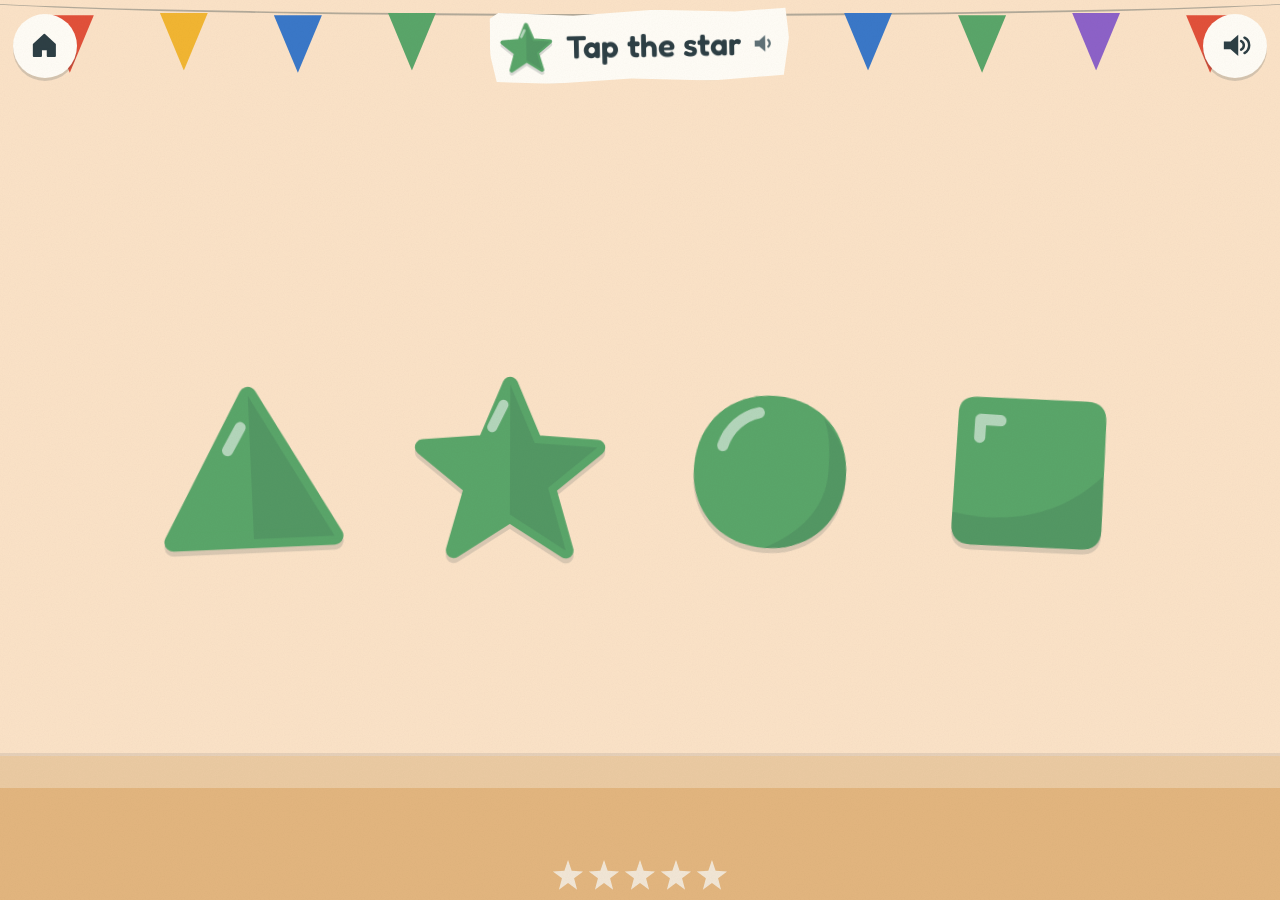
<file: games/shapes/index.html>
<!DOCTYPE html>
<html lang="en">
  <head>
    <meta charset="utf-8" />
    <meta
      name="viewport"
      content="width=device-width, initial-scale=1, viewport-fit=cover"
    />
    <meta name="theme-color" content="#fdf3e1" />
    <meta name="apple-mobile-web-app-capable" content="yes" />
    <meta name="mobile-web-app-capable" content="yes" />
    <meta name="apple-mobile-web-app-title" content="Tiny Tap" />
    <meta name="description" content="Shape Hunt: find the circle, square, triangle or star." />
    <title>Shape Hunt · Tiny Tap Games</title>
    <link rel="icon" href="../../assets/favicon.svg" type="image/svg+xml" />
    <link rel="manifest" href="../../manifest.json" />
    <link rel="apple-touch-icon" href="../../assets/icons/icon-180.png" />
    <link rel="preload" href="../../assets/fonts/fredoka-latin.woff2" as="font" type="font/woff2" crossorigin />
    <link rel="stylesheet" href="../../css/app.css" />
  </head>
  <body>
    <div class="game-shell">
      <header class="topbar">
        <a class="paper-btn" href="../../" aria-label="Back to games">
          <svg viewBox="0 0 32 32" aria-hidden="true"><path d="M5 15 L16 5 L27 15 V27 H19.5 V20 H12.5 V27 H5Z" fill="currentColor" stroke="currentColor" stroke-width="2" stroke-linejoin="round"/></svg>
        </a>
        <div class="prompt" role="button" tabindex="0" aria-label="Hear it again">
          <span class="chip" id="sample" aria-hidden="true"></span>
          <h1 id="prompt">Tap the circle</h1>
          <span class="replay" aria-hidden="true"><svg viewBox="0 0 32 32"><path d="M5 12h6l8-7v22l-8-7H5z" fill="currentColor"/><path d="M23 11.5a6 6 0 0 1 0 9" fill="none" stroke="currentColor" stroke-width="3" stroke-linecap="round"/></svg></span>
        </div>
        <button class="paper-btn sound-btn" type="button" data-sound-toggle aria-pressed="false" aria-label="Turn sound off">
          <svg viewBox="0 0 32 32" aria-hidden="true">
            <path d="M4 12h7l8-7v22l-8-7H4z" fill="currentColor" />
            <path class="sound-waves" d="M22 11.5a5 5 0 0 1 0 9M25.5 8a9 9 0 0 1 0 16" fill="none" stroke="currentColor" stroke-width="2.6" stroke-linecap="round" />
            <path class="sound-slash" d="M8 7.5l16 17" fill="none" stroke="currentColor" stroke-width="3" stroke-linecap="round" />
          </svg>
        </button>
      </header>

      <section class="playfield" id="playfield" aria-label="Shapes">
        <div class="scene scene-wall"><div class="bunting"><i></i><i></i><i></i><i></i><i></i><i></i><i></i><i></i><i></i><i></i><i></i></div><div class="floor"></div></div>
        <div class="celebrate" id="celebrate">
          <div class="celebrate-card">
            <div class="done-art" id="done-art"></div>
            <div class="word" id="done-word">circle</div>
            <p class="caption" id="done-caption">You found the circle</p>
            <button class="next-btn" id="next" type="button" aria-label="Next"><svg viewBox="0 0 24 24" aria-hidden="true"><path d="M6 3.5 L20 12 L6 20.5Z" fill="currentColor" stroke="currentColor" stroke-width="3" stroke-linejoin="round"/></svg></button>
          </div>
        </div>
      </section>
    </div>
    <script src="../../js/tablet.js"></script>
    <script src="../../js/voice.js"></script>
    <script src="../../js/art.js"></script>
    <script src="../../js/fx.js"></script>
    <script src="game.js"></script>
  </body>
</html>
</file>
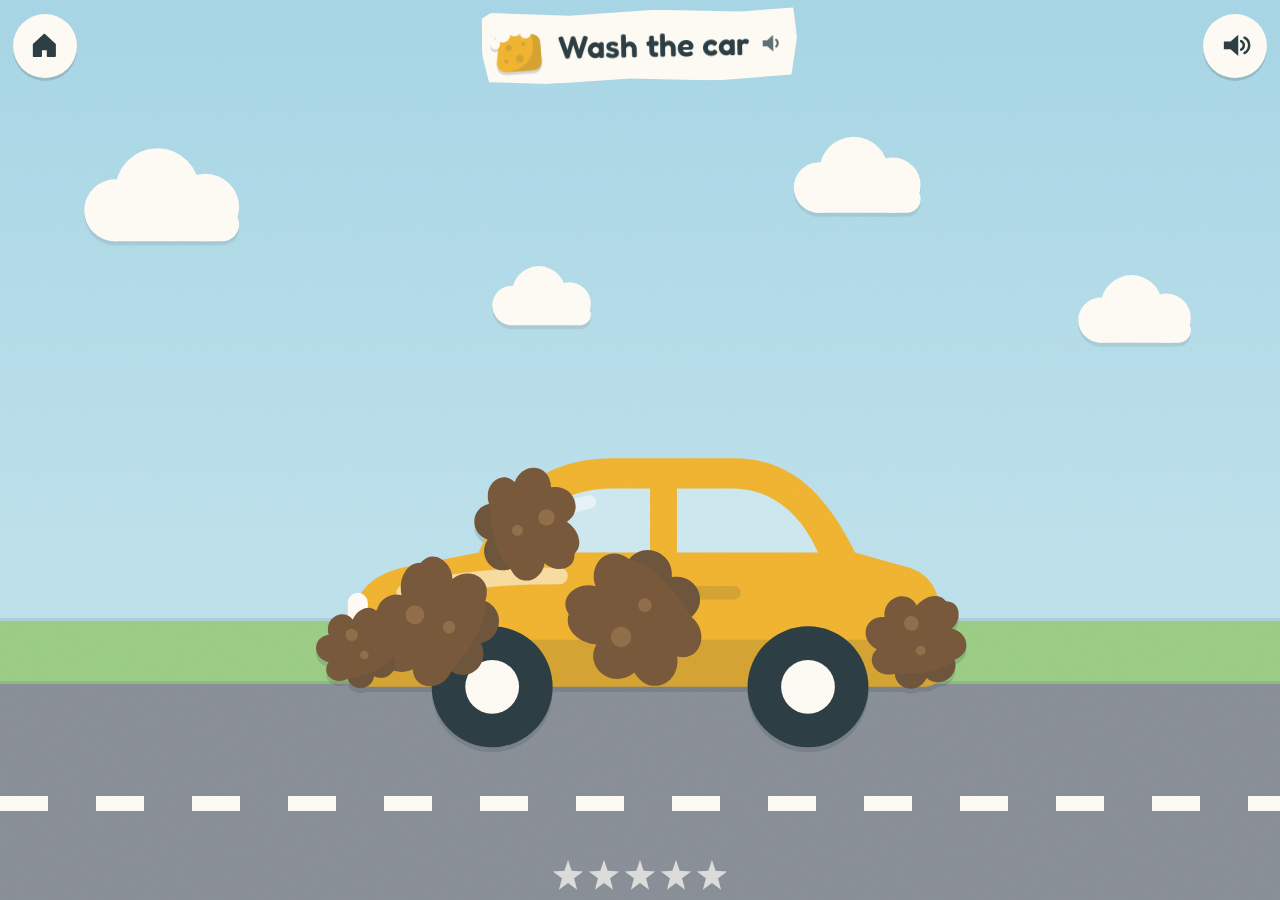
<file: games/wash/index.html>
<!DOCTYPE html>
<html lang="en">
  <head>
    <meta charset="utf-8" />
    <meta
      name="viewport"
      content="width=device-width, initial-scale=1, viewport-fit=cover"
    />
    <meta name="theme-color" content="#fdf3e1" />
    <meta name="apple-mobile-web-app-capable" content="yes" />
    <meta name="mobile-web-app-capable" content="yes" />
    <meta name="apple-mobile-web-app-title" content="Tiny Tap" />
    <meta name="description" content="Car Wash: rub the mud off the car until it shines." />
    <title>Car Wash · Tiny Tap Games</title>
    <link rel="icon" href="../../assets/favicon.svg" type="image/svg+xml" />
    <link rel="manifest" href="../../manifest.json" />
    <link rel="apple-touch-icon" href="../../assets/icons/icon-180.png" />
    <link rel="preload" href="../../assets/fonts/fredoka-latin.woff2" as="font" type="font/woff2" crossorigin />
    <link rel="stylesheet" href="../../css/app.css" />
  </head>
  <body>
    <div class="game-shell">
      <header class="topbar">
        <a class="paper-btn" href="../../" aria-label="Back to games">
          <svg viewBox="0 0 32 32" aria-hidden="true"><path d="M5 15 L16 5 L27 15 V27 H19.5 V20 H12.5 V27 H5Z" fill="currentColor" stroke="currentColor" stroke-width="2" stroke-linejoin="round"/></svg>
        </a>
        <div class="prompt" role="button" tabindex="0" aria-label="Hear it again">
          <span class="chip" id="sample" aria-hidden="true"></span>
          <h1 id="prompt">Wash the car</h1>
          <span class="replay" aria-hidden="true"><svg viewBox="0 0 32 32"><path d="M5 12h6l8-7v22l-8-7H5z" fill="currentColor"/><path d="M23 11.5a6 6 0 0 1 0 9" fill="none" stroke="currentColor" stroke-width="3" stroke-linecap="round"/></svg></span>
        </div>
        <button class="paper-btn sound-btn" type="button" data-sound-toggle aria-pressed="false" aria-label="Turn sound off">
          <svg viewBox="0 0 32 32" aria-hidden="true">
            <path d="M4 12h7l8-7v22l-8-7H4z" fill="currentColor" />
            <path class="sound-waves" d="M22 11.5a5 5 0 0 1 0 9M25.5 8a9 9 0 0 1 0 16" fill="none" stroke="currentColor" stroke-width="2.6" stroke-linecap="round" />
            <path class="sound-slash" d="M8 7.5l16 17" fill="none" stroke="currentColor" stroke-width="3" stroke-linecap="round" />
          </svg>
        </button>
      </header>

      <section class="playfield wash-field" id="playfield" aria-label="A muddy car. Rub the mud to wash it off.">
        <div class="scene scene-wash"><svg class="clouds" viewBox="0 0 1000 300" preserveAspectRatio="xMidYMid slice" aria-hidden="true"><g class="cloud-shadow"><g fill="#fffdf7"><circle cx="90" cy="110.4" r="24.2"/><circle cx="123" cy="95" r="33"/><circle cx="160.4" cy="108.2" r="26.4"/><rect x="76.8" y="108.2" width="110" height="26.4" rx="13.2"/></g><g fill="#fffdf7"><circle cx="640" cy="92.6" r="19.8"/><circle cx="667" cy="80" r="27"/><circle cx="697.6" cy="90.8" r="21.6"/><rect x="629.2" y="90.8" width="90" height="21.6" rx="10.8"/></g><g fill="#fffdf7"><circle cx="400" cy="184.8" r="15.4"/><circle cx="421" cy="175" r="21"/><circle cx="444.8" cy="183.4" r="16.8"/><rect x="391.6" y="183.4" width="70" height="16.8" rx="8.4"/></g><g fill="#fffdf7"><circle cx="860" cy="196.2" r="17.6"/><circle cx="884" cy="185" r="24"/><circle cx="911.2" cy="194.6" r="19.2"/><rect x="850.4" y="194.6" width="80" height="19.2" rx="9.6"/></g></g></svg><span class="verge"></span><span class="road"></span></div>
        <div class="celebrate" id="celebrate">
          <div class="celebrate-card">
            <div class="done-art car-art" id="done-art"></div>
            <div class="word" id="done-word">Shiny!</div>
            <p class="caption" id="done-caption">You washed the car</p>
            <button class="next-btn" id="next" type="button" aria-label="Next"><svg viewBox="0 0 24 24" aria-hidden="true"><path d="M6 3.5 L20 12 L6 20.5Z" fill="currentColor" stroke="currentColor" stroke-width="3" stroke-linejoin="round"/></svg></button>
          </div>
        </div>
      </section>
    </div>
    <script src="../../js/tablet.js"></script>
    <script src="../../js/voice.js"></script>
    <script src="../../js/art.js"></script>
    <script src="../../js/fx.js"></script>
    <script src="game.js"></script>
  </body>
</html>
</file>
<file: css/app.css>
/* Tiny Tap Games: paper cut-out storybook style. */

@font-face {
  font-family: "Fredoka";
  font-style: normal;
  font-weight: 400 700;
  font-display: swap;
  src: url("../assets/fonts/fredoka-latin.woff2") format("woff2");
}

:root {
  --ink: #2d3f45;
  --ink-soft: #5f7177;
  --cream: #fffdf7;
  --paper: #fdf3e1;
  --kraft: #e3b67f;
  --red: #e2513a;
  --blue: #3a78c9;
  --yellow: #f2b632;
  --green: #5aa66a;
  --purple: #8d62c9;
  --orange: #e57f3a;
  --teal: #2f9e97;
  --pink: #f2a7b5;
  --sky: #bfe3ee;

  --font: "Fredoka", ui-rounded, "Arial Rounded MT Bold", system-ui, sans-serif;
  --spring: cubic-bezier(0.2, 1.4, 0.3, 1);
  --lift: drop-shadow(0 3px 0 rgba(45, 63, 69, 0.18));
  --lift-big: drop-shadow(0 5px 0 rgba(45, 63, 69, 0.16));
  --btn: 3.4rem;
  --bar: 4.6rem;

  --safe-top: env(safe-area-inset-top, 0px);
  --safe-right: env(safe-area-inset-right, 0px);
  --safe-bottom: env(safe-area-inset-bottom, 0px);
  --safe-left: env(safe-area-inset-left, 0px);
}

@media (min-width: 700px) and (min-height: 560px) {
  :root {
    --btn: 4rem;
    --bar: 5.6rem;
  }
}

*,
*::before,
*::after {
  box-sizing: border-box;
}

html {
  height: 100%;
}

body {
  margin: 0;
  min-height: 100%;
  min-height: 100dvh;
  color: var(--ink);
  font-family: var(--font);
  font-weight: 500;
  background: var(--paper);
  overflow-x: hidden;
  -webkit-user-select: none;
  user-select: none;
  -webkit-tap-highlight-color: transparent;
  touch-action: manipulation;
  overscroll-behavior: none;
}

/* Paper grain over everything, so flat colour reads as card stock. */
body::after {
  content: "";
  position: fixed;
  inset: 0;
  z-index: 50;
  pointer-events: none;
  opacity: 0.32;
  mix-blend-mode: multiply;
  background-image: url("../assets/paper.svg");
}

img,
svg {
  -webkit-user-drag: none;
  pointer-events: none;
}

a,
button {
  font: inherit;
  color: inherit;
  touch-action: manipulation;
}

button {
  cursor: pointer;
}

.visually-hidden {
  position: absolute;
  width: 1px;
  height: 1px;
  overflow: hidden;
  clip: rect(0 0 0 0);
  white-space: nowrap;
}

/* ---------- Shared paper pieces ---------- */

.paper-btn {
  display: grid;
  place-items: center;
  width: var(--btn);
  height: var(--btn);
  flex: 0 0 auto;
  padding: 0;
  border: 0;
  border-radius: 50%;
  background: var(--cream);
  color: var(--ink);
  filter: var(--lift);
  text-decoration: none;
  transition: transform 120ms ease;
}

.paper-btn:active {
  transform: scale(0.9);
}

.paper-btn svg {
  display: block;
  width: 48%;
  height: 48%;
}

.sound-btn .sound-slash {
  opacity: 0;
}

.sound-btn[aria-pressed="true"] {
  background: var(--ink);
  color: var(--cream);
}

.sound-btn[aria-pressed="true"] .sound-waves {
  opacity: 0;
}

.sound-btn[aria-pressed="true"] .sound-slash {
  opacity: 1;
}

/* Bunting strung across the top of a scene. */
.bunting {
  position: absolute;
  top: 0;
  left: 0;
  right: 0;
  display: flex;
  justify-content: space-around;
  padding: 0 1%;
  pointer-events: none;
}

.bunting::before {
  content: "";
  position: absolute;
  top: -1.4rem;
  left: -5%;
  right: -5%;
  height: 2.4rem;
  border-bottom: 2px solid rgba(45, 63, 69, 0.35);
  border-radius: 0 0 50% 50%;
}

.bunting i {
  width: clamp(1.6rem, 5vw, 3rem);
  height: clamp(2rem, 6vw, 3.6rem);
  margin-top: 0.8rem;
  background: var(--red);
  clip-path: polygon(0 0, 100% 0, 50% 100%);
  filter: var(--lift);
}

.bunting i:nth-child(odd) { margin-top: 0.95rem; }
.bunting i:nth-child(5n + 2) { background: var(--yellow); }
.bunting i:nth-child(5n + 3) { background: var(--blue); }
.bunting i:nth-child(5n + 4) { background: var(--green); }
.bunting i:nth-child(5n + 5) { background: var(--purple); }

/* ---------- Home ---------- */

body.home {
  background: var(--paper);
}

.home-page {
  position: relative;
  display: flex;
  flex-direction: column;
  max-width: 72rem;
  min-height: 100dvh;
  margin: 0 auto;
  padding:
    calc(3.4rem + var(--safe-top))
    calc(1rem + var(--safe-right))
    calc(1.2rem + var(--safe-bottom))
    calc(1rem + var(--safe-left));
}

.home-page .bunting {
  z-index: 1;
}

.site-title {
  margin: 0;
  font-size: clamp(2rem, 6vw, 3.4rem);
  font-weight: 700;
  line-height: 1;
  letter-spacing: -0.01em;
  text-align: center;
}

.site-title span {
  display: inline-block;
  padding: 0.12em 0.32em 0.16em;
  color: var(--cream);
  filter: var(--lift);
  animation: pop-in 520ms var(--spring) backwards;
}

.site-title span:nth-child(1) { background: var(--red); transform: rotate(-3deg); }
.site-title span:nth-child(2) { background: var(--teal); transform: rotate(2deg); animation-delay: 80ms; }
.site-title span:nth-child(3) { background: var(--purple); transform: rotate(-1.5deg); animation-delay: 160ms; }

.game-grid {
  flex: 1;
  display: grid;
  grid-template-columns: repeat(2, 1fr);
  grid-auto-rows: 1fr;
  gap: clamp(0.9rem, 2.4vw, 1.6rem);
  margin-top: clamp(1rem, 3vh, 2rem);
  min-height: 0;
}

@media (min-width: 900px), (orientation: landscape) and (max-height: 700px) {
  .game-grid {
    grid-template-columns: repeat(3, 1fr);
  }
}

.game-card {
  --card: var(--red);
  position: relative;
  display: flex;
  flex-direction: column;
  align-items: center;
  justify-content: center;
  gap: 0.4rem;
  min-height: 9rem;
  padding: 0.9rem 0.6rem 0.8rem;
  border-radius: 6px;
  background: var(--card);
  color: var(--cream);
  text-decoration: none;
  filter: var(--lift-big);
  transform: rotate(var(--tilt, 0deg));
  transition: transform 140ms ease;
  animation: pop-in 480ms var(--spring) backwards;
}

.game-card:nth-child(1) { --tilt: -1.4deg; }
.game-card:nth-child(2) { --card: var(--blue); --tilt: 1.2deg; animation-delay: 60ms; }
.game-card:nth-child(3) { --card: var(--green); --tilt: -0.8deg; animation-delay: 120ms; }
.game-card:nth-child(4) { --card: var(--yellow); --tilt: 1.5deg; animation-delay: 180ms; }
.game-card:nth-child(5) { --card: var(--purple); --tilt: -1.2deg; animation-delay: 240ms; }
.game-card:nth-child(6) { --card: var(--orange); --tilt: 0.9deg; animation-delay: 300ms; }
.game-card:nth-child(7) { --card: var(--teal); --tilt: -1deg; animation-delay: 360ms; }
.game-card:nth-child(8) { --card: var(--pink); --tilt: 1.1deg; animation-delay: 420ms; }
.game-card:nth-child(9) { --card: var(--red); --tilt: -0.9deg; animation-delay: 480ms; }

.game-card:active {
  transform: rotate(var(--tilt, 0deg)) scale(0.95);
}

@media (hover: hover) {
  .game-card:hover {
    transform: rotate(0deg) translateY(-3px);
  }
}

.card-art {
  position: relative;
  width: min(62%, 11rem);
  aspect-ratio: 1;
  border-radius: 50%;
  background: var(--cream);
  filter: var(--lift);
}

.card-art .art {
  /* Absolute so the percentages resolve against the circle itself; as a grid
     item they collapse to zero in Safari when the circle's width comes from
     aspect-ratio. */
  position: absolute;
  inset: 13%;
  width: 74%;
  height: 74%;
  filter: var(--lift);
}

.card-name {
  font-size: clamp(1.15rem, 3vw, 1.7rem);
  font-weight: 700;
  letter-spacing: 0.01em;
  text-shadow: 0 2px 0 rgba(45, 63, 69, 0.2);
}

.game-card:nth-child(4) .card-name,
.game-card:nth-child(8) .card-name {
  color: var(--ink);
  text-shadow: none;
}

.home-note {
  margin: 1rem 0 0;
  text-align: center;
  font-size: 0.95rem;
  color: var(--ink-soft);
}

/* Fit the whole menu on one screen when there is room to do so. */
@media (max-height: 1100px) {
  .home-page {
    height: 100dvh;
    overflow: hidden;
  }

  .game-card {
    min-height: 0;
  }

  .card-art {
    width: auto;
    height: min(70%, 11rem);
    min-height: 0;
  }
}

@media (max-height: 520px) {
  .home-page {
    padding-top: calc(2.4rem + var(--safe-top));
  }

  .bunting i {
    width: 1.3rem;
    height: 1.5rem;
    margin-top: 0.55rem;
  }

  .bunting i:nth-child(odd) {
    margin-top: 0.65rem;
  }

  .site-title {
    font-size: 1.6rem;
  }

  .game-grid {
    margin-top: 0.7rem;
    gap: 0.7rem;
  }

  .card-name {
    font-size: 1.05rem;
  }

  .home-note {
    display: none;
  }
}

/* ---------- Game shell: a full-bleed scene with a floating top bar ---------- */

body:has(.game-shell) {
  height: 100%;
  overflow: hidden;
}

.game-shell {
  position: relative;
  width: 100%;
  height: 100vh;
  height: 100dvh;
  overflow: hidden;
}

.topbar {
  position: absolute;
  top: 0;
  left: 0;
  right: 0;
  z-index: 4;
  display: flex;
  align-items: center;
  gap: 0.6rem;
  padding:
    calc(0.6rem + var(--safe-top))
    calc(0.8rem + var(--safe-right))
    0
    calc(0.8rem + var(--safe-left));
  pointer-events: none;
}

.topbar > * {
  pointer-events: auto;
}

.prompt {
  display: flex;
  align-items: center;
  gap: 0.55rem;
  min-width: 0;
  max-width: min(34rem, 100%);
  margin: 0 auto;
  padding: 0.35rem 0.9rem 0.35rem 0.4rem;
  border: 0;
  background: var(--cream);
  cursor: pointer;
  filter: var(--lift);
  transform: rotate(-1.2deg);
  clip-path: polygon(0 8%, 3% 0, 28% 6%, 55% 0, 82% 5%, 99% 1%, 100% 42%, 98% 94%, 74% 100%, 47% 95%, 21% 100%, 2% 96%, 0 58%);
  transition: transform 120ms ease;
}

.prompt:active {
  transform: rotate(-1.2deg) scale(0.96);
}

.prompt.say {
  animation: say 520ms var(--spring);
}

@keyframes say {
  0%, 100% { transform: rotate(-1.2deg) scale(1); }
  40% { transform: rotate(1deg) scale(1.06); }
}

.chip {
  display: grid;
  place-items: center;
  flex: 0 0 auto;
  width: calc(var(--btn) * 0.95);
  height: calc(var(--btn) * 0.95);
  font-size: 1.6rem;
  font-weight: 700;
}

.chip .art {
  width: 100%;
  height: 100%;
  filter: var(--lift);
}

.prompt h1 {
  margin: 0;
  min-width: 0;
  font-size: clamp(1.15rem, 3.6vw, 2rem);
  font-weight: 600;
  line-height: 1.1;
}

.color-word {
  color: var(--prompt-color, var(--red));
}

.replay {
  flex: 0 0 auto;
  width: 1.5rem;
  height: 1.5rem;
  color: var(--ink-soft);
}

.replay svg {
  display: block;
  width: 100%;
  height: 100%;
}

.tally {
  display: grid;
  place-items: center;
  flex: 0 0 auto;
  width: var(--btn);
  height: var(--btn);
  border-radius: 50%;
  background: var(--yellow);
  font-size: calc(var(--btn) * 0.5);
  font-weight: 700;
  filter: var(--lift);
}

.tally.bump {
  animation: bump 380ms var(--spring);
}

@keyframes bump {
  0%, 100% { transform: scale(1); }
  40% { transform: scale(1.3) rotate(-8deg); }
}

.playfield {
  position: absolute;
  inset: 0;
  display: flex;
  flex-wrap: wrap;
  justify-content: center;
  align-content: center;
  align-items: center;
  gap: clamp(0.5rem, 3cqi, 2.2rem);
  padding:
    calc(var(--bar) + var(--safe-top) + 0.4rem)
    calc(0.8rem + var(--safe-right))
    calc(3.2rem + var(--safe-bottom))
    calc(0.8rem + var(--safe-left));
  overflow: hidden;
  container-type: size;
}

/* Scenery sits behind the pieces and never takes taps. */
.scene {
  position: absolute;
  inset: 0;
  z-index: 0;
  pointer-events: none;
}

.scene svg {
  position: absolute;
  left: 0;
  width: 100%;
}

.scene .ground {
  bottom: 0;
  height: 30%;
}

.scene .clouds {
  top: 12%;
  height: 34%;
}

.scene .cloud-shadow {
  filter: drop-shadow(0 3px 0 rgba(45, 63, 69, 0.1));
}

.scene .hill-shadow {
  filter: drop-shadow(0 -3px 0 rgba(45, 63, 69, 0.1));
}

.scene-sky .ground {
  height: 24%;
}

.scene-meadow .ground {
  height: 36%;
}

.scene .sun {
  position: absolute;
  top: calc(var(--bar) + 0.6rem);
  right: 7%;
  width: clamp(3.5rem, 11vmin, 7rem);
  aspect-ratio: 1;
  border-radius: 50%;
  background: var(--yellow);
  box-shadow: 0 0 0 0.6rem rgba(242, 182, 50, 0.25);
  filter: var(--lift);
}

.scene-sky { background: linear-gradient(180deg, #a9d8e8 0%, var(--sky) 60%); }
.scene-meadow { background: linear-gradient(180deg, #cfeaf1 0%, #e6f3ea 70%); }
.scene-wall { background: #fbe3c8; }
.scene-wall.cool { background: #d9e9f2; }
.scene-street { background: linear-gradient(180deg, #b7dfec 0%, #d8eef3 64%); }

.scene-wall .floor {
  position: absolute;
  left: 0;
  right: 0;
  bottom: 0;
  height: 16%;
  background: var(--kraft);
  filter: drop-shadow(0 -3px 0 rgba(45, 63, 69, 0.1));
}

.scene-wall .floor::before {
  content: "";
  position: absolute;
  top: 0;
  left: 0;
  right: 0;
  height: 22%;
  background: rgba(255, 255, 255, 0.28);
}

.scene-picnic {
  background: #8fcf7e;
}

.scene-picnic .blanket {
  position: absolute;
  top: calc(var(--bar) + 0.2rem);
  bottom: 1.6rem;
  left: 3%;
  right: 3%;
  border-radius: 10px;
  background:
    repeating-linear-gradient(90deg, rgba(226, 81, 58, 0.2) 0 3rem, transparent 3rem 6rem),
    repeating-linear-gradient(0deg, rgba(226, 81, 58, 0.2) 0 3rem, transparent 3rem 6rem),
    var(--cream);
  filter: var(--lift-big);
  transform: rotate(-0.6deg);
}

.scene-street .ground {
  height: 22%;
}

/* ---------- Tap pieces ---------- */

.item {
  position: relative;
  z-index: 1;
  width: min(15rem, 42vw, 30vh);
  height: min(15rem, 42vw, 30vh);
  flex: 0 0 auto;
  padding: 0;
  border: 0;
  background: transparent;
  filter: var(--lift-big);
  transform: rotate(var(--tilt, 0deg));
  transition: transform 140ms ease;
  animation: pop-in 460ms var(--spring) backwards;
}

.item:active {
  transform: rotate(var(--tilt, 0deg)) scale(0.9);
}

@supports (width: 1cqi) {
  .item {
    width: min(17rem, 46cqi, 46cqb);
    height: min(17rem, 46cqi, 46cqb);
  }

  .playfield[data-count="3"] .item {
    width: min(15rem, 30cqi, 44cqb);
    height: min(15rem, 30cqi, 44cqb);
  }

  .playfield[data-count="4"] .item {
    width: min(14rem, 40cqi, 44cqb);
    height: min(14rem, 40cqi, 44cqb);
  }

  .playfield[data-count="5"] .item {
    width: min(12.5rem, 36cqi, 30cqb);
    height: min(12.5rem, 36cqi, 30cqb);
  }

  .playfield[data-count="6"] .item {
    width: min(11.5rem, 30cqi, 30cqb);
    height: min(11.5rem, 30cqi, 30cqb);
  }

  .playfield[data-count="7"] .item,
  .playfield[data-count="8"] .item {
    width: min(10rem, 30cqi, 26cqb);
    height: min(10rem, 30cqi, 26cqb);
  }

  .playfield[data-count="9"] .item,
  .playfield[data-count="10"] .item {
    width: min(9rem, 30cqi, 21cqb);
    height: min(9rem, 30cqi, 21cqb);
  }
}

/* Wide boards: size the pieces so bigger rounds split into even rows (6 in one row, 4 + 4, 5 + 5). */
@container (min-aspect-ratio: 13 / 10) {
  .playfield[data-count="6"] .item {
    width: min(11rem, 13.5cqi, 40cqb);
    height: min(11rem, 13.5cqi, 40cqb);
  }

  .playfield[data-count="7"] .item,
  .playfield[data-count="8"] .item {
    width: min(12rem, 21cqi, 40cqb);
    height: min(12rem, 21cqi, 40cqb);
  }

  .playfield[data-count="9"] .item,
  .playfield[data-count="10"] .item {
    width: min(11rem, 17cqi, 40cqb);
    height: min(11rem, 17cqi, 40cqb);
  }
}

.item .art {
  width: 100%;
  height: 100%;
}

.item .num {
  position: absolute;
  right: 0;
  top: 0;
  display: grid;
  place-items: center;
  width: 2.6rem;
  height: 2.6rem;
  border-radius: 50%;
  background: var(--cream);
  font-size: 1.5rem;
  font-weight: 700;
  opacity: 0;
  transform: scale(0.4);
}

.item.counted {
  cursor: default;
}

.item.counted .num {
  opacity: 1;
  transform: scale(1);
  transition: transform 220ms var(--spring), opacity 120ms ease;
}

.item.counted .art {
  animation: hop 460ms var(--spring);
}

.item.pop .art {
  animation: hop 460ms var(--spring);
}

.item.wobble {
  animation: wobble 420ms ease;
}

.item.found {
  z-index: 2;
  animation: found 560ms var(--spring) forwards;
}

.letter-tile text {
  font-family: var(--font);
}

@keyframes pop-in {
  0% { opacity: 0; transform: translateY(18px) scale(0.4) rotate(var(--tilt, 0deg)); }
  100% { opacity: 1; transform: translateY(0) scale(1) rotate(var(--tilt, 0deg)); }
}

@keyframes hop {
  0%, 100% { transform: translateY(0) scale(1); }
  35% { transform: translateY(-14%) scale(1.06, 0.94); }
  65% { transform: translateY(0) scale(0.96, 1.04); }
}

@keyframes wobble {
  0%, 100% { transform: rotate(var(--tilt, 0deg)); }
  25% { transform: rotate(-9deg); }
  75% { transform: rotate(9deg); }
}

@keyframes found {
  0% { transform: scale(1) rotate(var(--tilt, 0deg)); }
  45% { transform: scale(1.24) rotate(-5deg); }
  100% { transform: scale(1.12) rotate(0deg); }
}

/* Pieces land one after another. */
.playfield > button:nth-of-type(2),
.door-row > :nth-child(2),
.match-grid > :nth-child(2) { animation-delay: 70ms; }
.playfield > button:nth-of-type(3),
.door-row > :nth-child(3),
.match-grid > :nth-child(3) { animation-delay: 140ms; }
.playfield > button:nth-of-type(4),
.match-grid > :nth-child(4) { animation-delay: 210ms; }
.playfield > button:nth-of-type(5),
.match-grid > :nth-child(5) { animation-delay: 280ms; }
.match-grid > :nth-child(6) { animation-delay: 350ms; }
.match-grid > :nth-child(7) { animation-delay: 420ms; }
.match-grid > :nth-child(8) { animation-delay: 490ms; }
.playfield > button:nth-of-type(6),
.door-row > :nth-child(4) { animation-delay: 350ms; }
.playfield > button:nth-of-type(7),
.door-row > :nth-child(5) { animation-delay: 420ms; }
.playfield > button:nth-of-type(8) { animation-delay: 490ms; }
.playfield > button:nth-of-type(9),
.match-grid > :nth-child(9) { animation-delay: 560ms; }
.playfield > button:nth-of-type(10),
.match-grid > :nth-child(10) { animation-delay: 630ms; }
.match-grid > :nth-child(11) { animation-delay: 700ms; }
.match-grid > :nth-child(12) { animation-delay: 770ms; }

/* Idle hint: the right answer gives a little "over here" wiggle (js/fx.js). */
.item.hint > .art,
.balloon.hint > .art,
.door.hint .doorway,
.match-card.hint .match-back {
  animation: hint 1.2s ease-in-out;
}

@keyframes hint {
  0%, 100% { transform: scale(1) rotate(0deg); }
  20% { transform: scale(1.14) rotate(-7deg); }
  40% { transform: scale(1.14) rotate(7deg); }
  60% { transform: scale(1.1) rotate(-5deg); }
  80% { transform: scale(1.05) rotate(3deg); }
}

/* ---------- Balloon Pop ---------- */

.balloon {
  position: absolute;
  left: var(--x);
  top: var(--y);
  z-index: 1;
  width: min(9rem, 20vw, 24vh);
  aspect-ratio: 2 / 3;
  padding: 0;
  border: 0;
  background: transparent;
  filter: var(--lift-big);
  animation: bob var(--bob, 3.6s) ease-in-out infinite;
  transform-origin: 50% 90%;
}

@supports (width: 1cqi) {
  .balloon {
    width: min(10rem, 19cqi, 34cqb);
  }

  .playfield[data-count="6"] .balloon,
  .playfield[data-count="7"] .balloon {
    width: min(8.5rem, 14cqi, 32cqb);
  }
}

.balloon .art {
  width: 100%;
  height: 100%;
  animation: rise-in 900ms var(--spring) backwards;
}

.balloon.wobble {
  animation: wobble 420ms ease;
}

.balloon.burst {
  pointer-events: none;
  animation: burst 360ms ease-out forwards;
}

@keyframes bob {
  0%, 100% { transform: translate(0, 0) rotate(var(--tilt, 0deg)); }
  50% { transform: translate(var(--drift, 8px), -14px) rotate(calc(var(--tilt, 0deg) + 4deg)); }
}

@keyframes rise-in {
  0% { opacity: 0; transform: translateY(80%) scale(0.7); }
  100% { opacity: 1; transform: translateY(0) scale(1); }
}

@keyframes burst {
  0% { transform: scale(1); opacity: 1; }
  35% { transform: scale(1.25, 1.15); opacity: 1; }
  100% { transform: scale(0.1) rotate(20deg); opacity: 0; }
}

/* Narrow screens: let balloons flow in rows instead of fixed slots. */
@media (max-width: 720px) and (orientation: portrait) {
  .balloon,
  .playfield[data-count] .balloon {
    position: relative;
    left: auto;
    top: auto;
    width: min(7.4rem, 27vw, 22vh);
  }

  .playfield[data-count="6"] .balloon,
  .playfield[data-count="7"] .balloon {
    width: min(6.6rem, 27vw, 19vh);
  }
}

/* ---------- Pop Party: balloons moved by games/party/game.js ---------- */

.party-field {
  /* A finger dragged across the sky pops balloons instead of scrolling. */
  touch-action: none;
}

.party-balloon {
  position: absolute;
  left: 0;
  top: 0;
  z-index: 1;
  width: var(--w);
  aspect-ratio: 2 / 3;
  pointer-events: none;
  will-change: transform;
}

.party-body {
  width: 100%;
  height: 100%;
  scale: var(--grow, 1);
  transform-origin: 50% 40%;
  filter: var(--lift-big);
  transition: scale 260ms var(--spring);
}

.party-body .art {
  display: block;
  width: 100%;
  height: 100%;
}

.party-balloon.fresh .party-body {
  animation: pop-in 420ms var(--spring) backwards;
}

.party-balloon.star .party-body {
  animation: party-twinkle 700ms ease-in-out infinite alternate;
}

.party-balloon .party-body.puff {
  animation: party-puff 380ms var(--spring);
}

.party-balloon .party-body.hint {
  animation: hint 1.2s ease-in-out;
}

.party-balloon .party-body.burst {
  animation: burst 240ms ease-out forwards;
}

.party-shard,
.party-ring {
  position: absolute;
  z-index: 2;
  pointer-events: none;
}

.party-shard {
  width: 0.9rem;
  height: 1.2rem;
  margin: -0.6rem 0 0 -0.45rem;
  background: var(--c);
  clip-path: polygon(8% 0, 100% 14%, 78% 100%, 0 72%);
  animation: spark 520ms ease-out forwards;
}

.party-shard:nth-of-type(3n) {
  clip-path: polygon(50% 0, 100% 100%, 0 82%);
}

.party-ring {
  width: var(--d);
  height: var(--d);
  margin: calc(var(--d) / -2) 0 0 calc(var(--d) / -2);
  border: 0.3rem solid var(--cream);
  border-radius: 50%;
  animation: party-ring 320ms ease-out forwards;
}

@keyframes party-twinkle {
  from { transform: scale(1) rotate(-3deg); }
  to { transform: scale(1.09) rotate(3deg); }
}

@keyframes party-puff {
  0%, 100% { transform: rotate(0deg) scale(1); }
  30% { transform: rotate(-9deg) scale(1.12); }
  65% { transform: rotate(7deg) scale(1.04); }
}

@keyframes party-ring {
  from { transform: scale(0.4); opacity: 0.95; }
  to { transform: scale(1.3); opacity: 0; }
}

/* ---------- Boop: animals peeking out of burrows ---------- */

.boop-field {
  padding-top: calc(var(--bar) + var(--safe-top) + 12vh);
}

.boop-field .scene .ground {
  height: 66%;
}

.burrow {
  position: relative;
  z-index: 1;
  flex: 0 0 auto;
  width: min(12rem, 26vw, 34vh);
  aspect-ratio: 1 / 1.05;
  padding: 0;
  border: 0;
  background: transparent;
  animation: pop-in 480ms var(--spring) backwards;
}

@supports (width: 1cqi) {
  .burrow {
    width: min(17rem, 27cqi, 70cqb);
  }

  .playfield[data-count="5"] .burrow,
  .playfield[data-count="6"] .burrow {
    width: min(15rem, 27cqi, 42cqb);
  }

  /* Upright screens: two burrows to a row. */
  @container (max-aspect-ratio: 3 / 4) {
    .burrow,
    .playfield[data-count] .burrow {
      width: min(15rem, 42cqi, 27cqb);
    }
  }
}

.burrow-mound {
  position: absolute;
  left: 0;
  right: 0;
  bottom: 1%;
  height: 34%;
  border-radius: 50%;
  background: #b98a5a;
  filter: var(--lift);
}

.burrow-hole {
  position: absolute;
  left: 11%;
  right: 11%;
  bottom: 9%;
  height: 22%;
  border-radius: 50%;
  background: #4a3a30;
}

/* A window whose bottom edge is the front rim of the hole, so the animal
   seems to rise out of it. */
.burrow-peek {
  position: absolute;
  left: 11%;
  right: 11%;
  top: 0;
  bottom: 9%;
  overflow: hidden;
  border-radius: 0 0 50% 50% / 0 0 12% 12%;
}

.burrow-animal {
  position: absolute;
  left: 1%;
  right: 1%;
  bottom: 4%;
  aspect-ratio: 1;
  transform: translateY(112%);
  transition: transform 200ms ease-in;
}

.burrow.up .burrow-animal {
  transform: translateY(0);
  transition: transform 340ms var(--spring);
}

.burrow-animal .art {
  display: block;
  width: 100%;
  height: 100%;
  transform-origin: 50% 100%;
}

.burrow.booped .burrow-animal .art {
  animation: boop 420ms var(--spring);
}

.burrow.hint .burrow-animal .art {
  animation: hint 1.2s ease-in-out;
}

.burrow.empty .burrow-mound {
  animation: bump 300ms var(--spring);
}

@keyframes boop {
  0%, 100% { transform: scale(1); }
  30% { transform: scale(1.18, 0.78); }
  65% { transform: scale(0.92, 1.12); }
}

/* ---------- Car Wash ---------- */

.wash-field {
  /* Rubbing the car must not scroll or zoom the page. */
  touch-action: none;
}

.scene-wash {
  background: linear-gradient(180deg, #a9d8e8 0%, var(--sky) 60%);
}

.scene-wash .verge,
.scene-wash .road {
  position: absolute;
  left: 0;
  right: 0;
}

.scene-wash .verge {
  bottom: 22%;
  height: 9%;
  background: #9dcf87;
  filter: drop-shadow(0 -3px 0 rgba(45, 63, 69, 0.1));
}

.scene-wash .road {
  bottom: 0;
  height: 24%;
  background: #8b9199;
  filter: drop-shadow(0 -3px 0 rgba(45, 63, 69, 0.12));
}

.scene-wash .road::after {
  content: "";
  position: absolute;
  left: 0;
  right: 0;
  top: 52%;
  height: 7%;
  background: repeating-linear-gradient(90deg, var(--cream) 0 3rem, transparent 3rem 6rem);
}

.wash-car {
  position: absolute;
  left: 50%;
  bottom: 14%;
  z-index: 1;
  width: min(40rem, 84vw, 70vh);
  aspect-ratio: 200 / 120;
  translate: -50% 0;
  transition: transform 1000ms cubic-bezier(0.2, 0.8, 0.3, 1);
}

@supports (width: 1cqi) {
  .wash-car {
    width: min(42rem, 86cqi, 108cqb);
  }
}

.wash-car.park-left {
  transform: translateX(-120vw);
  transition: none;
}

.wash-car.leave {
  transform: translateX(120vw);
  transition: transform 1000ms cubic-bezier(0.6, 0, 0.9, 0.5);
}

.wash-body {
  position: relative;
  width: 100%;
  height: 100%;
  filter: var(--lift-big);
}

.wash-body > .art {
  display: block;
  width: 100%;
  height: 100%;
}

.wash-car.shiny .wash-body {
  animation: hop 600ms var(--spring);
}

.wash-splat {
  position: absolute;
  width: var(--size);
  aspect-ratio: 1;
  translate: -50% -50%;
  transition: opacity 120ms ease, scale 120ms ease;
}

.wash-splat .art {
  display: block;
  width: 100%;
  height: 100%;
}

.wash-splat.gone {
  opacity: 0 !important;
  scale: 0.2 !important;
  transition-duration: 280ms;
}

.wash-splat.hint {
  animation: hint 1.2s ease-in-out;
}

.wash-sponge,
.wash-bubble {
  position: absolute;
  z-index: 2;
  pointer-events: none;
}

.wash-sponge {
  left: 0;
  top: 0;
  width: clamp(3.4rem, 13vmin, 6rem);
  aspect-ratio: 1;
  translate: -50% -50%;
  opacity: 0;
  filter: var(--lift);
  transition: opacity 150ms ease;
}

.wash-sponge.on {
  opacity: 1;
}

.wash-sponge .art {
  display: block;
  width: 100%;
  height: 100%;
}

.wash-bubble {
  width: var(--size);
  height: var(--size);
  margin: calc(var(--size) / -2) 0 0 calc(var(--size) / -2);
  border-radius: 50%;
  background: rgba(255, 253, 247, 0.92);
  box-shadow: inset -0.12rem -0.12rem 0 rgba(58, 120, 201, 0.2);
  animation: wash-bubble 900ms ease-out forwards;
}

.done-art.car-art .art {
  aspect-ratio: 200 / 120;
}

@keyframes wash-bubble {
  0% { opacity: 1; transform: scale(0.3); }
  70% { opacity: 0.9; }
  100% { opacity: 0; transform: translate(var(--dx), var(--dy)) scale(1.1); }
}

/* ---------- Peekaboo: a street of little houses ---------- */

.door-row {
  position: relative;
  z-index: 1;
  display: flex;
  justify-content: center;
  align-items: flex-end;
  gap: clamp(0.6rem, 3cqi, 2rem);
  width: 100%;
  height: 100%;
  padding-bottom: 6%;
}

.door {
  --wall: var(--yellow);
  --roof: var(--red);
  --paint: var(--teal);
  position: relative;
  display: flex;
  flex-direction: column;
  align-items: center;
  flex: 0 0 auto;
  width: min(15rem, 30cqi, 60cqb);
  aspect-ratio: 4 / 5;
  touch-action: manipulation;
  padding: 0;
  border: 0;
  background: transparent;
  filter: var(--lift-big);
  animation: pop-in 480ms var(--spring) backwards;
  transition: transform 120ms ease;
}

.door:nth-child(2) { --wall: var(--pink); --roof: var(--blue); --paint: var(--purple); }
.door:nth-child(3) { --wall: #9ed0e6; --roof: var(--green); --paint: var(--red); }
.door:nth-child(4) { --wall: #c9e3a6; --roof: var(--purple); --paint: var(--blue); }
.door:nth-child(5) { --wall: #f6cf8e; --roof: var(--teal); --paint: var(--orange); }

.door-row[data-count="4"] .door {
  width: min(13rem, 23cqi, 56cqb);
}

.door-row[data-count="5"] .door {
  width: min(11.5rem, 18.5cqi, 50cqb);
}

.door:active {
  transform: scale(0.96);
}

.roof {
  flex: 0 0 auto;
  width: 112%;
  aspect-ratio: 2.2 / 1;
  background: var(--roof);
  clip-path: polygon(50% 0, 100% 100%, 0 100%);
}

.wall {
  position: relative;
  display: flex;
  justify-content: center;
  align-items: flex-end;
  flex: 1;
  width: 100%;
  padding: 12% 15% 0;
  background: var(--wall);
}

.wall::before {
  content: "";
  position: absolute;
  top: 7%;
  left: 50%;
  width: 22%;
  aspect-ratio: 1;
  translate: -50% 0;
  border-radius: 50%;
  background: var(--cream);
  box-shadow: inset 0 0 0 0.3rem rgba(45, 63, 69, 0.12);
}

.doorway {
  position: relative;
  width: 100%;
  height: 76%;
  perspective: 800px;
}

.door-inside {
  display: grid;
  place-items: center;
  align-content: center;
  gap: 0.2rem;
  height: 100%;
  border-radius: 50% 50% 0 0 / 24% 24% 0 0;
  background: #3b4f55;
  overflow: hidden;
}

.door-inside .art {
  width: 90%;
  height: 62%;
}

.door-name {
  font-size: clamp(0.8rem, 2.6cqi, 1.4rem);
  font-weight: 700;
  color: var(--cream);
  opacity: 0;
}

.door.open .door-name {
  opacity: 1;
  transition: opacity 200ms ease 200ms;
}

.door-panel {
  position: absolute;
  inset: 0;
  border-radius: 50% 50% 0 0 / 24% 24% 0 0;
  background: var(--paint);
  transform-origin: left center;
  transition: transform 520ms var(--spring);
}

.door-panel::before {
  content: "";
  position: absolute;
  inset: 16% 18% 44%;
  border-radius: 50% 50% 6px 6px / 30% 30% 6px 6px;
  background: rgba(255, 255, 255, 0.18);
}

.door-knob {
  position: absolute;
  top: 58%;
  right: 12%;
  width: clamp(0.7rem, 14%, 1.3rem);
  aspect-ratio: 1;
  border-radius: 50%;
  background: var(--yellow);
}

.door.open .door-panel {
  transform: rotateY(-110deg);
}

.door.open .door-inside .art {
  animation: hop 520ms var(--spring) 120ms;
}

.door.wiggle .door-inside .art {
  animation: hop 400ms var(--spring);
}

/* ---------- Match the Pairs ---------- */

.match-grid {
  position: relative;
  z-index: 1;
  display: grid;
  grid-template-columns: repeat(var(--cols, 4), minmax(0, 1fr));
  gap: clamp(0.5rem, 2.4cqi, 1.3rem);
  width: min(100%, calc(var(--cols, 4) * 11.5rem), calc(92cqb * var(--cols, 4) / var(--rows, 2)));
}

.match-card {
  position: relative;
  aspect-ratio: 1;
  width: 100%;
  padding: 0;
  border: 0;
  background: transparent;
  perspective: 900px;
  filter: var(--lift-big);
  animation: pop-in 420ms var(--spring) backwards;
  transition: transform 120ms ease;
}

.match-card:active {
  transform: scale(0.94);
}

.match-face {
  position: absolute;
  inset: 0;
  display: grid;
  place-items: center;
  overflow: hidden;
  border-radius: 10px;
  backface-visibility: hidden;
  -webkit-backface-visibility: hidden;
  transition: transform 380ms ease;
}

.match-front {
  padding: 10%;
  background: var(--cream);
  transform: rotateY(180deg);
}

.match-back {
  transform: rotateY(0deg);
}

.match-front .art,
.match-back .art {
  width: 100%;
  height: 100%;
}

.match-card.flipped .match-front,
.match-card.matched .match-front {
  transform: rotateY(0deg);
}

.match-card.flipped .match-back,
.match-card.matched .match-back {
  transform: rotateY(-180deg);
}

.match-card.matched .match-front {
  background: #fff1c9;
}

.match-card.matched .match-front .art {
  animation: hop 460ms var(--spring);
}


/* ---------- Round complete ---------- */

.celebrate {
  position: absolute;
  inset: 0;
  z-index: 3;
  display: none;
  /* One cell exactly the size of the free space, so a card scaled down by
     js/fx.js stays centred in it rather than hanging off the bottom. */
  grid-template: minmax(0, 1fr) / minmax(0, 1fr);
  place-items: center;
  padding: calc(var(--bar) + var(--safe-top)) 1rem calc(2.6rem + var(--safe-bottom));
  background: rgba(253, 243, 225, 0.6);
  cursor: pointer;
}

.celebrate.show {
  display: grid;
  animation: fade-in 200ms ease-out;
}

.celebrate-card {
  position: relative;
  z-index: 1;
  display: grid;
  grid-template-columns: minmax(0, 1fr);
  justify-items: center;
  gap: 0.2rem;
  width: min(22rem, 100%);
  padding: 1.1rem 1.2rem 1.3rem;
  background: var(--cream);
  text-align: center;
  filter: drop-shadow(0 6px 0 rgba(45, 63, 69, 0.16));
  clip-path: polygon(0 3%, 6% 0, 40% 2%, 72% 0, 97% 2%, 100% 30%, 99% 70%, 100% 97%, 64% 100%, 30% 98%, 3% 100%, 1% 66%);
}

.celebrate.show .celebrate-card {
  animation: card-in 600ms var(--spring);
}

.celebrate-card .giant {
  font-size: clamp(3.6rem, 16vh, 8rem);
  font-weight: 700;
  line-height: 0.9;
  color: var(--blue);
}

.celebrate-card .word {
  font-size: clamp(1.6rem, 5.5vh, 2.8rem);
  font-weight: 700;
  line-height: 1.1;
  color: var(--red);
}

.celebrate-card .caption {
  margin: 0.1rem 0 0.8rem;
  font-size: clamp(1rem, 2.6vh, 1.25rem);
  color: var(--ink-soft);
}

.done-art {
  display: flex;
  justify-content: center;
  gap: 0.2rem;
  max-width: 100%;
  height: clamp(4.5rem, 20vh, 9rem);
  margin-bottom: 0.2rem;
}

/* Long rows (ten apples) shrink to the card's width instead of spilling out. */
.done-art .art {
  flex: 0 1 auto;
  min-width: 0;
  height: 100%;
  width: auto;
  aspect-ratio: 1;
  filter: var(--lift);
  animation: hop 600ms var(--spring) 200ms backwards;
}

.done-art.many .art {
  height: 72%;
  align-self: center;
}

.done-art .art:nth-child(2) { animation-delay: 300ms; }
.done-art .art:nth-child(3) { animation-delay: 400ms; }
.done-art .art:nth-child(4) { animation-delay: 500ms; }

.done-art.rows {
  --cell: clamp(2.6rem, 10vh, 4.6rem);
  flex-wrap: wrap;
  align-content: center;
  width: min(100%, var(--cols) * var(--cell) + (var(--cols) - 1) * 0.2rem);
  height: auto;
}

.done-art.rows .art {
  flex: 0 0 calc((100% - (var(--cols) - 1) * 0.2rem) / var(--cols));
  height: auto;
}

.done-art.balloon-art .art {
  aspect-ratio: 2 / 3;
}

.next-btn {
  display: grid;
  place-items: center;
  width: 5.2rem;
  height: 5.2rem;
  padding: 0;
  border: 0;
  border-radius: 50%;
  background: var(--green);
  color: var(--cream);
  filter: var(--lift-big);
  animation: nudge 1.6s ease-in-out 1.2s infinite;
  transition: transform 120ms ease;
}

.next-btn svg {
  width: 46%;
  height: 46%;
  margin-left: 8%;
}

.next-btn:active {
  transform: scale(0.9);
  animation: none;
}

@keyframes fade-in {
  from { opacity: 0; }
  to { opacity: 1; }
}

@keyframes card-in {
  0% { opacity: 0; transform: translateY(30px) scale(0.6) rotate(-6deg); }
  100% { opacity: 1; transform: translateY(0) scale(1) rotate(-1deg); }
}

.celebrate-card {
  transform: rotate(-1deg);
}

@keyframes nudge {
  0%, 100% { transform: scale(1); }
  50% { transform: scale(1.08); }
}

/* ---------- Session stars, sparks and paper confetti (js/fx.js) ---------- */

.progress {
  position: absolute;
  left: 50%;
  bottom: calc(0.6rem + var(--safe-bottom));
  z-index: 5;
  display: flex;
  gap: 0.35rem;
  translate: -50% 0;
  pointer-events: none;
}

.progress i {
  width: 1.9rem;
  height: 1.9rem;
  background: rgba(255, 253, 247, 0.75);
  clip-path: polygon(50% 0, 62% 35%, 100% 38%, 70% 60%, 80% 98%, 50% 76%, 20% 98%, 30% 60%, 0 38%, 38% 35%);
  filter: var(--lift);
}

.progress i.on {
  background: var(--yellow);
  animation: star-in 600ms var(--spring);
}

.progress[data-level="2"] i.on { background: var(--orange); }
.progress[data-level="3"] i.on { background: var(--purple); }

.progress.full i {
  animation: dance 700ms var(--spring) infinite alternate;
}

.progress.full i:nth-child(2) { animation-delay: 80ms; }
.progress.full i:nth-child(3) { animation-delay: 160ms; }
.progress.full i:nth-child(4) { animation-delay: 240ms; }
.progress.full i:nth-child(5) { animation-delay: 320ms; }

@keyframes star-in {
  0% { transform: scale(0.3) rotate(-90deg); }
  100% { transform: scale(1) rotate(0deg); }
}

@keyframes dance {
  from { transform: translateY(0) rotate(-10deg); }
  to { transform: translateY(-8px) rotate(10deg) scale(1.15); }
}

.fx-spark,
.fx-confetti {
  position: absolute;
  z-index: 5;
  pointer-events: none;
}

.fx-spark {
  width: 1.6rem;
  height: 1.6rem;
  margin: -0.8rem 0 0 -0.8rem;
  background: var(--c);
  border-radius: 3px;
  animation: spark 640ms ease-out forwards;
}

.fx-spark:nth-child(3n) {
  border-radius: 50%;
}

.fx-spark:nth-child(3n + 1) {
  clip-path: polygon(50% 0, 100% 100%, 0 100%);
  border-radius: 0;
}

@keyframes spark {
  0% { opacity: 1; transform: translate(0, 0) scale(0.3) rotate(0deg); }
  60% { opacity: 1; }
  100% { opacity: 0; transform: translate(var(--dx), var(--dy)) scale(1) rotate(var(--spin)); }
}

.celebrate .fx-confetti {
  z-index: 0;
}

.fx-confetti {
  top: -1.4rem;
  width: 0.8rem;
  height: 1.3rem;
  background: var(--c);
  filter: drop-shadow(0 2px 0 rgba(45, 63, 69, 0.15));
  animation: confetti 2s cubic-bezier(0.25, 0.6, 0.5, 1) forwards;
}

.fx-confetti.round {
  width: 1rem;
  height: 1rem;
  clip-path: polygon(50% 0, 100% 100%, 0 100%);
}

@keyframes confetti {
  0% { transform: translate(0, 0) rotate(0deg); opacity: 1; }
  85% { opacity: 1; }
  100% { transform: translate(var(--dx), var(--fall)) rotate(var(--spin)); opacity: 0; }
}

/* ---------- Narrow screens (phones held upright) ---------- */

/* Tighter top bar so the prompt words fit between the buttons. The whole
   prompt still replays on tap, so its speaker icon can go. */
@media (max-width: 430px) {
  :root {
    --btn: 2.9rem;
  }

  .topbar {
    gap: 0.4rem;
    padding-left: calc(0.5rem + var(--safe-left));
    padding-right: calc(0.5rem + var(--safe-right));
  }

  .prompt {
    gap: 0.35rem;
    padding: 0.3rem 0.6rem 0.3rem 0.3rem;
  }

  .chip {
    width: calc(var(--btn) * 0.8);
    height: calc(var(--btn) * 0.8);
  }

  .prompt h1 {
    font-size: 1.05rem;
  }

  .replay {
    display: none;
  }
}

/* ---------- Short screens (phones held sideways) ---------- */

@media (max-height: 500px) {
  :root {
    --btn: 2.8rem;
    --bar: 3.6rem;
  }

  .topbar {
    padding-top: calc(0.4rem + var(--safe-top));
  }

  .prompt h1 {
    font-size: 1.1rem;
  }

  .playfield {
    padding-bottom: calc(2.4rem + var(--safe-bottom));
  }

  .progress i {
    width: 1.4rem;
    height: 1.4rem;
  }

  .next-btn {
    width: 3.8rem;
    height: 3.8rem;
  }

  .celebrate-card {
    padding: 0.6rem 1rem 0.8rem;
  }

  .celebrate-card .caption {
    margin-bottom: 0.4rem;
  }
}

@media (prefers-reduced-motion: reduce) {
  *,
  *::before,
  *::after {
    animation-duration: 1ms !important;
    animation-iteration-count: 1 !important;
    animation-delay: 0ms !important;
    transition-duration: 1ms !important;
  }
}
</file>
